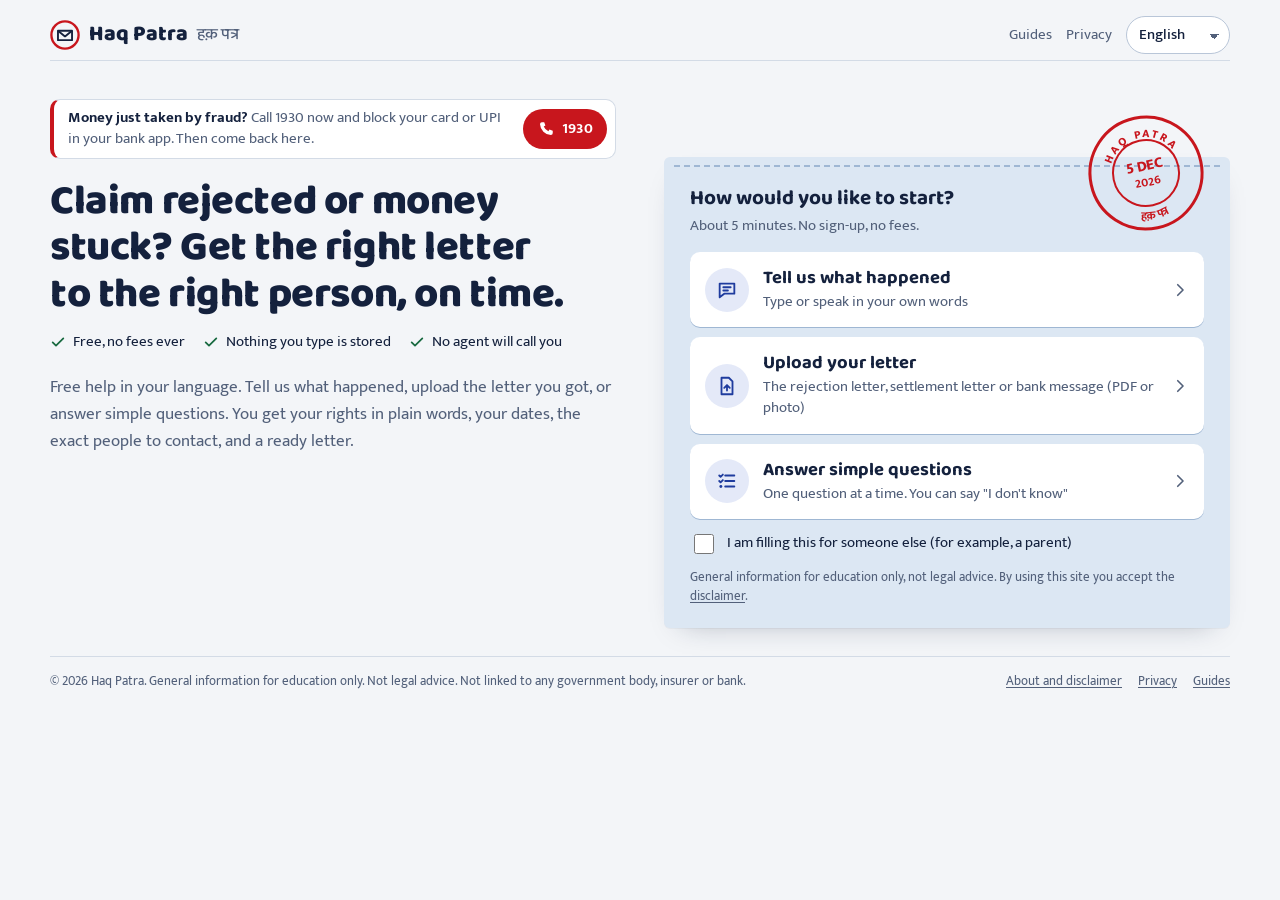
<file: public/index.html>
<!doctype html>
<html lang="en">
<head>
<meta charset="utf-8">
<meta name="viewport" content="width=device-width, initial-scale=1, viewport-fit=cover">
<title>Haq Patra</title>
<meta name="claude:viewport-fit-sides" content="cover">
<meta name="description" content="Free help in 8 Indian languages for a rejected health insurance claim or a bank, UPI or fraud problem: your rights, your deadlines, the exact officer to contact, and a ready complaint letter in English or Hindi.">
<!--HEAD_EXTRA-->
<link rel="canonical" href="https://haqpatra.pages.dev/">
<meta property="og:title" content="Haq Patra">
<meta property="og:description" content="Free help in 8 Indian languages for a rejected health insurance claim or a bank problem: your rights, deadlines, the right officer and a ready letter.">
<meta property="og:url" content="https://haqpatra.pages.dev/">
<meta property="og:type" content="website">
<!--/HEAD_EXTRA-->














<link rel="preconnect" href="https://fonts.googleapis.com"><link rel="preconnect" href="https://fonts.gstatic.com" crossorigin>
<link rel="stylesheet" href="https://fonts.googleapis.com/css2?family=Baloo+2:wght@500;700;800&family=Mukta:wght@400;500;700&family=Tiro+Devanagari+Hindi&display=swap">
<link rel="stylesheet" href="assets/app.css?v=914f666f">
</head>
<body>
<div class="wrap">
  <div class="topbar">
    <a class="brand" href="./"><svg class="mark" viewBox="0 0 32 32" aria-hidden="true"><circle cx="16" cy="16" r="14.5" fill="none" stroke="#C8161D" stroke-width="2.5"/><path d="M8.5 11.5h15v10h-15z" fill="none" stroke="currentColor" stroke-width="2" stroke-linejoin="round"/><path d="M8.5 11.5l7.5 6 7.5-6" fill="none" stroke="currentColor" stroke-width="2" stroke-linejoin="round"/></svg>Haq Patra<small>हक़ पत्र</small></a>
    <nav aria-label="Site">
      <a href="guides/">Guides</a>
      <a href="privacy.html">Privacy</a>
      <label class="sr" for="langSel">Language</label>
      <select id="langSel"><option value="en">English</option><option value="hi">हिंदी</option></select>
    </nav>
  </div>
  <main id="app" aria-live="polite">
    <noscript><p>Haq Patra needs JavaScript to build your letter. Please turn it on, or read our <a href="guides/">guides</a>.</p></noscript>
  </main>
  <aside class="ad-slot" hidden aria-label="Advertisement"></aside>
  <footer class="fine">
    <p>&copy; 2026 Haq Patra. <span data-i18n="footer_line">General information for education only. Not legal advice. Not linked to any government body, insurer or bank.</span></p>
    <nav aria-label="Footer"><a href="about.html" data-i18n="about_link">About and disclaimer</a><a href="privacy.html">Privacy</a><a href="guides/">Guides</a><span data-contact hidden><span class="contact-email"></span></span></nav>
  </footer>
</div>
<script src="assets/contacts.js?v=4720401f"></script>
<script src="assets/rules.js?v=6cde41a5"></script>
<script src="assets/i18n.js?v=97dfc2e2"></script>
<script src="assets/intake.js?v=a868d04a"></script>
<script src="assets/app.js?v=028b34a5"></script>
<script src="assets/site.js?v=a1b9fe0f" defer></script>
</body>
</html>
</file>
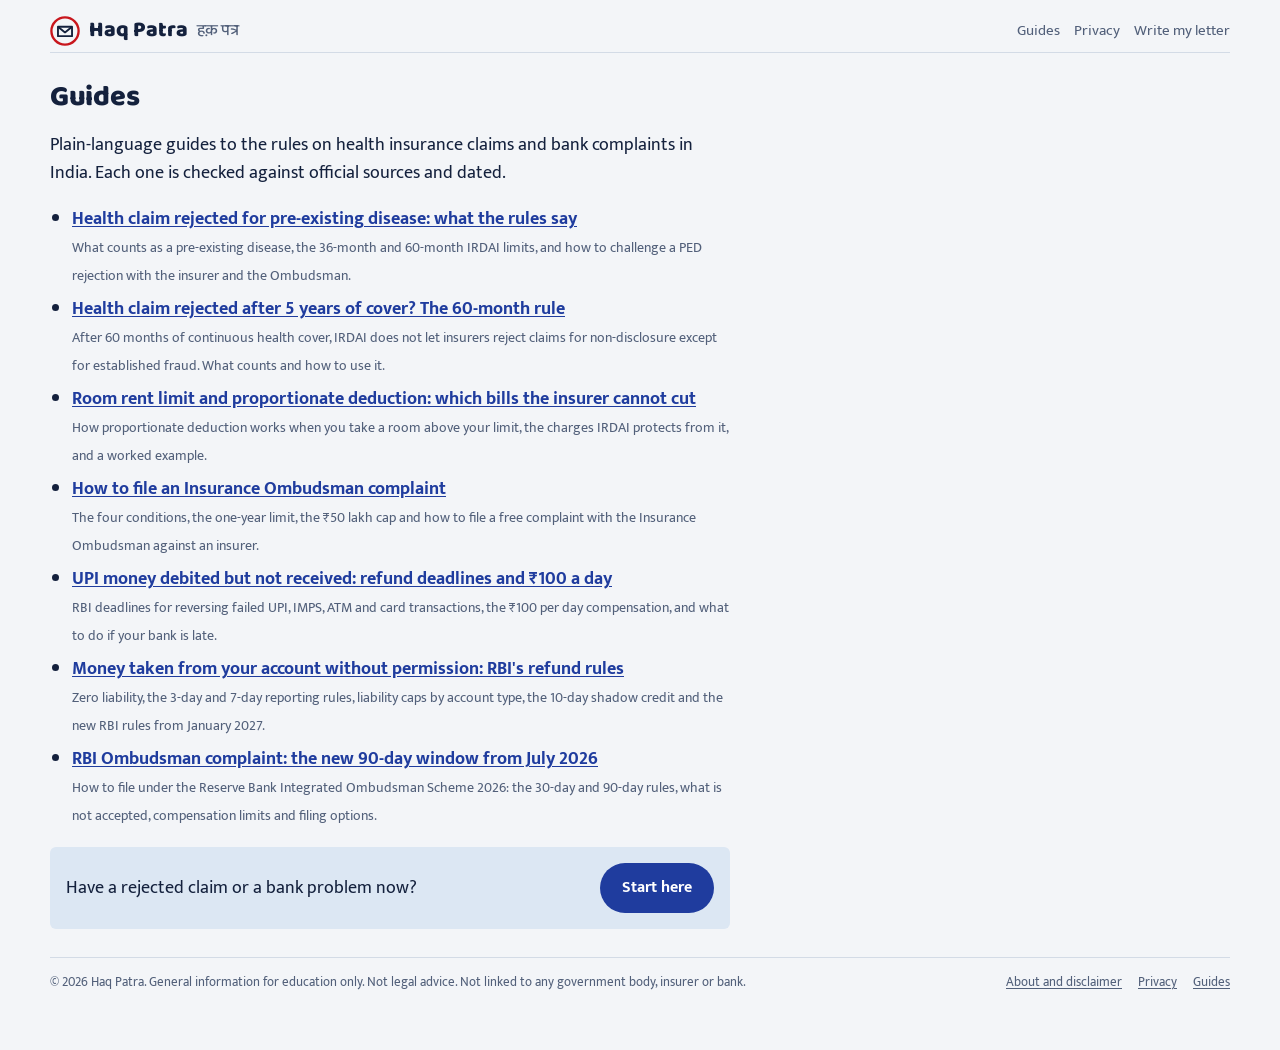
<file: public/guides/index.html>
<!doctype html>
<html lang="en">
<head>
<meta charset="utf-8">
<meta name="viewport" content="width=device-width, initial-scale=1, viewport-fit=cover">
<title>Haq Patra Guides</title>
<meta name="claude:viewport-fit-sides" content="cover">
<meta name="description" content="Plain-language guides to health insurance claim rejections, the Insurance Ombudsman, failed UPI payments, fraud debits and the RBI Ombudsman in India.">
<link rel="canonical" href="https://haqpatra.pages.dev/guides/">
<meta property="og:title" content="Haq Patra Guides">
<meta property="og:description" content="Plain-language guides to health insurance claim rejections, the Insurance Ombudsman, failed UPI payments, fraud debits and the RBI Ombudsman in India.">
<meta property="og:type" content="article">
<meta property="og:url" content="https://haqpatra.pages.dev/guides/">
<link rel="preconnect" href="https://fonts.googleapis.com"><link rel="preconnect" href="https://fonts.gstatic.com" crossorigin>
<link rel="stylesheet" href="https://fonts.googleapis.com/css2?family=Baloo+2:wght@500;700;800&family=Mukta:wght@400;500;700&family=Tiro+Devanagari+Hindi&display=swap">
<link rel="stylesheet" href="../assets/app.css?v=914f666f">
<style>
.g{display:flex;flex-direction:column;gap:18px;max-width:68ch}
.g h1{font-size:1.8rem}
.g h2{font-size:1.3rem;margin-top:8px}
.g ul,.g ol{margin:0;padding-left:22px;display:grid;gap:6px}
.g .answer{background:var(--sheet);border:1px solid var(--line);border-left:4px solid var(--stamp);border-radius:8px;padding:14px 16px;display:grid;gap:6px}
.g .cta{background:var(--inland);border-radius:6px;padding:16px;display:flex;flex-wrap:wrap;gap:12px;align-items:center;justify-content:space-between}
.g blockquote{margin:0;padding:10px 16px;border-left:3px solid var(--line);color:var(--muted)}
.g .tablewrap{overflow-x:auto}
.g table{border-collapse:collapse;width:100%;font-size:.95rem;background:var(--sheet)}
.g th,.g td{border:1px solid var(--line);padding:8px 10px;text-align:left;vertical-align:top}
.g .num td:nth-child(n+2),.g .num th:nth-child(n+2){font-variant-numeric:tabular-nums;white-space:nowrap}
.g .note{font-size:.92rem}
.g .hi{background:var(--sheet);border:1px solid var(--line);border-radius:10px;padding:14px 16px;display:grid;gap:6px}
.g .stampline{font-size:.85rem;color:var(--muted)}
.g .crumbs{font-size:.9rem;color:var(--muted)}
.g .sources ol{font-size:.88rem}
</style>
</head>
<body>
<div class="wrap">
  <div class="topbar">
    <a class="brand" href="../"><svg class="mark" viewBox="0 0 32 32" aria-hidden="true"><circle cx="16" cy="16" r="14.5" fill="none" stroke="#C8161D" stroke-width="2.5"/><path d="M8.5 11.5h15v10h-15z" fill="none" stroke="currentColor" stroke-width="2" stroke-linejoin="round"/><path d="M8.5 11.5l7.5 6 7.5-6" fill="none" stroke="currentColor" stroke-width="2" stroke-linejoin="round"/></svg>Haq Patra<small>हक़ पत्र</small></a>
    <nav aria-label="Site"><a href="../guides/">Guides</a><a href="../privacy.html">Privacy</a><a href="../">Write my letter</a></nav>
  </div>
  <main class="g">
    <h1>Guides</h1>
    <p>Plain-language guides to the rules on health insurance claims and bank complaints in India. Each one is checked against official sources and dated.</p>
    <ul><li><a href="pre-existing-disease-claim-rejected.html"><b>Health claim rejected for pre-existing disease: what the rules say</b></a><br><span class="muted small">What counts as a pre-existing disease, the 36-month and 60-month IRDAI limits, and how to challenge a PED rejection with the insurer and the Ombudsman.</span></li><li><a href="claim-rejected-after-5-years.html"><b>Health claim rejected after 5 years of cover? The 60-month rule</b></a><br><span class="muted small">After 60 months of continuous health cover, IRDAI does not let insurers reject claims for non-disclosure except for established fraud. What counts and how to use it.</span></li><li><a href="room-rent-proportionate-deduction.html"><b>Room rent limit and proportionate deduction: which bills the insurer cannot cut</b></a><br><span class="muted small">How proportionate deduction works when you take a room above your limit, the charges IRDAI protects from it, and a worked example.</span></li><li><a href="insurance-ombudsman-complaint.html"><b>How to file an Insurance Ombudsman complaint</b></a><br><span class="muted small">The four conditions, the one-year limit, the ₹50 lakh cap and how to file a free complaint with the Insurance Ombudsman against an insurer.</span></li><li><a href="upi-money-debited-not-credited.html"><b>UPI money debited but not received: refund deadlines and ₹100 a day</b></a><br><span class="muted small">RBI deadlines for reversing failed UPI, IMPS, ATM and card transactions, the ₹100 per day compensation, and what to do if your bank is late.</span></li><li><a href="unauthorised-transaction-refund.html"><b>Money taken from your account without permission: RBI&#x27;s refund rules</b></a><br><span class="muted small">Zero liability, the 3-day and 7-day reporting rules, liability caps by account type, the 10-day shadow credit and the new RBI rules from January 2027.</span></li><li><a href="rbi-ombudsman-complaint.html"><b>RBI Ombudsman complaint: the new 90-day window from July 2026</b></a><br><span class="muted small">How to file under the Reserve Bank Integrated Ombudsman Scheme 2026: the 30-day and 90-day rules, what is not accepted, compensation limits and filing options.</span></li></ul>
    <div class="cta"><p>Have a rejected claim or a bank problem now?</p><a class="btn" href="../index.html">Start here</a></div>
  </main>
  <footer class="fine">
    <p>&copy; 2026 Haq Patra. General information for education only. Not legal advice. Not linked to any government body, insurer or bank.</p>
    <nav aria-label="Footer"><a href="../about.html">About and disclaimer</a><a href="../privacy.html">Privacy</a><a href="../guides/">Guides</a><span data-contact hidden><span class="contact-email"></span></span></nav>
  </footer>
</div>
<script src="../assets/site.js?v=a1b9fe0f" defer></script>
</body>
</html>
</file>
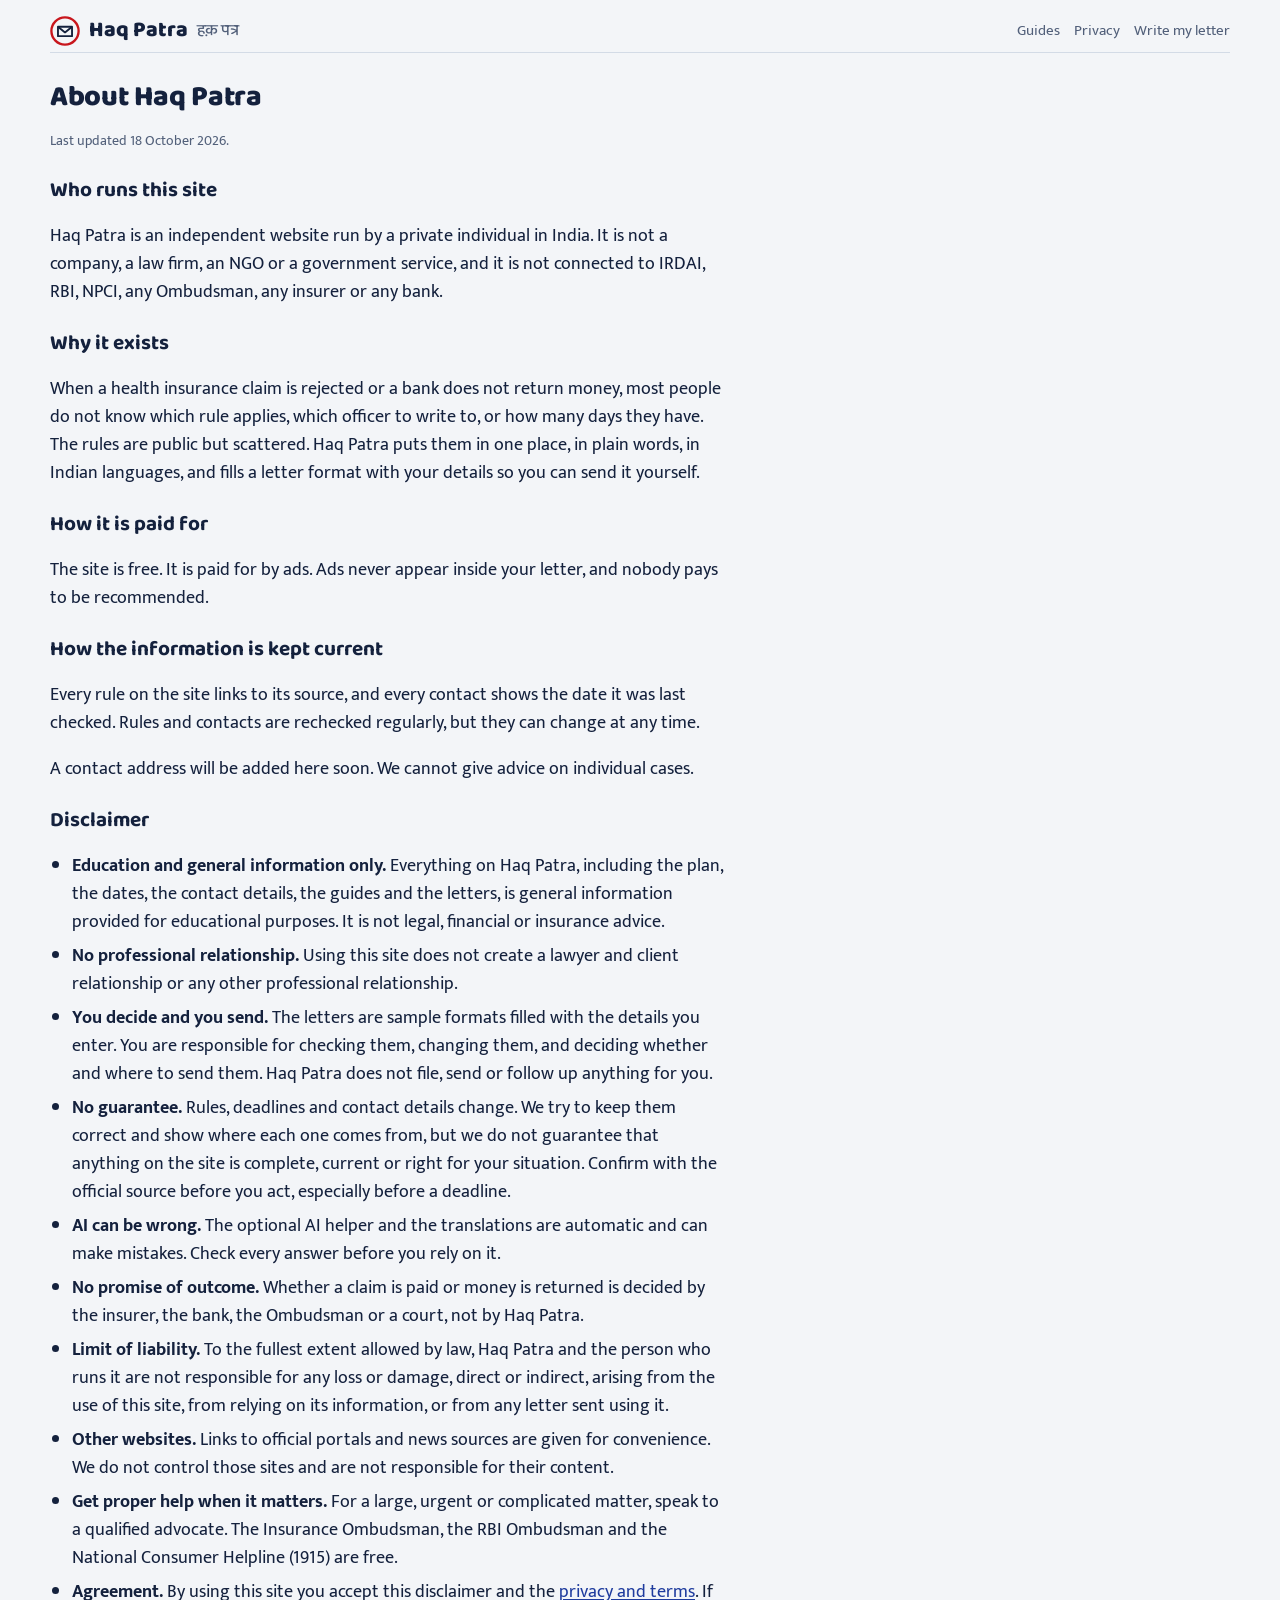
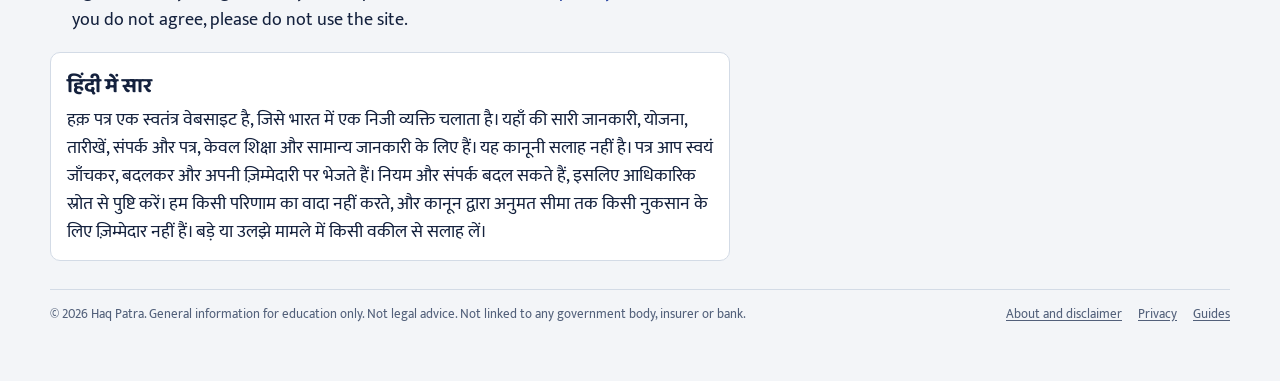
<file: public/about.html>
<!doctype html>
<html lang="en">
<head>
<meta charset="utf-8">
<meta name="viewport" content="width=device-width, initial-scale=1, viewport-fit=cover">
<title>About and disclaimer | Haq Patra</title>
<meta name="claude:viewport-fit-sides" content="cover">
<meta name="description" content="Who runs Haq Patra, how it is paid for, and the disclaimer: general information for education only, not legal advice.">
<link rel="canonical" href="https://haqpatra.pages.dev/about.html">
<meta property="og:title" content="About and disclaimer | Haq Patra">
<meta property="og:description" content="Who runs Haq Patra, how it is paid for, and the disclaimer: general information for education only, not legal advice.">
<meta property="og:type" content="article">
<meta property="og:url" content="https://haqpatra.pages.dev/about.html">
<link rel="preconnect" href="https://fonts.googleapis.com"><link rel="preconnect" href="https://fonts.gstatic.com" crossorigin>
<link rel="stylesheet" href="https://fonts.googleapis.com/css2?family=Baloo+2:wght@500;700;800&family=Mukta:wght@400;500;700&family=Tiro+Devanagari+Hindi&display=swap">
<link rel="stylesheet" href="assets/app.css?v=914f666f">
<style>
.g{display:flex;flex-direction:column;gap:18px;max-width:68ch}
.g h1{font-size:1.8rem}
.g h2{font-size:1.3rem;margin-top:8px}
.g ul,.g ol{margin:0;padding-left:22px;display:grid;gap:6px}
.g .answer{background:var(--sheet);border:1px solid var(--line);border-left:4px solid var(--stamp);border-radius:8px;padding:14px 16px;display:grid;gap:6px}
.g .cta{background:var(--inland);border-radius:6px;padding:16px;display:flex;flex-wrap:wrap;gap:12px;align-items:center;justify-content:space-between}
.g blockquote{margin:0;padding:10px 16px;border-left:3px solid var(--line);color:var(--muted)}
.g .tablewrap{overflow-x:auto}
.g table{border-collapse:collapse;width:100%;font-size:.95rem;background:var(--sheet)}
.g th,.g td{border:1px solid var(--line);padding:8px 10px;text-align:left;vertical-align:top}
.g .num td:nth-child(n+2),.g .num th:nth-child(n+2){font-variant-numeric:tabular-nums;white-space:nowrap}
.g .note{font-size:.92rem}
.g .hi{background:var(--sheet);border:1px solid var(--line);border-radius:10px;padding:14px 16px;display:grid;gap:6px}
.g .stampline{font-size:.85rem;color:var(--muted)}
.g .crumbs{font-size:.9rem;color:var(--muted)}
.g .sources ol{font-size:.88rem}
</style>
</head>
<body>
<div class="wrap">
  <div class="topbar">
    <a class="brand" href=""><svg class="mark" viewBox="0 0 32 32" aria-hidden="true"><circle cx="16" cy="16" r="14.5" fill="none" stroke="#C8161D" stroke-width="2.5"/><path d="M8.5 11.5h15v10h-15z" fill="none" stroke="currentColor" stroke-width="2" stroke-linejoin="round"/><path d="M8.5 11.5l7.5 6 7.5-6" fill="none" stroke="currentColor" stroke-width="2" stroke-linejoin="round"/></svg>Haq Patra<small>हक़ पत्र</small></a>
    <nav aria-label="Site"><a href="guides/">Guides</a><a href="privacy.html">Privacy</a><a href="">Write my letter</a></nav>
  </div>
  <main class="g">
    <h1>About Haq Patra</h1>
    <p class="stampline">Last updated 18 October 2026.</p>
    <h2>Who runs this site</h2>
    <p>Haq Patra is an independent website run by a private individual in India. It is not a company, a law firm, an NGO or a government service, and it is not connected to IRDAI, RBI, NPCI, any Ombudsman, any insurer or any bank.</p>
    <h2>Why it exists</h2>
    <p>When a health insurance claim is rejected or a bank does not return money, most people do not know which rule applies, which officer to write to, or how many days they have. The rules are public but scattered. Haq Patra puts them in one place, in plain words, in Indian languages, and fills a letter format with your details so you can send it yourself.</p>
    <h2>How it is paid for</h2>
    <p>The site is free. It is paid for by ads. Ads never appear inside your letter, and nobody pays to be recommended.</p>
    <h2>How the information is kept current</h2>
    <p>Every rule on the site links to its source, and every contact shows the date it was last checked. Rules and contacts are rechecked regularly, but they can change at any time.</p>
    <p>A contact address will be added here soon. We cannot give advice on individual cases.</p>
    <h2 id="disclaimer">Disclaimer</h2>
    <ul>
      <li><b>Education and general information only.</b> Everything on Haq Patra, including the plan, the dates, the contact details, the guides and the letters, is general information provided for educational purposes. It is not legal, financial or insurance advice.</li>
      <li><b>No professional relationship.</b> Using this site does not create a lawyer and client relationship or any other professional relationship.</li>
      <li><b>You decide and you send.</b> The letters are sample formats filled with the details you enter. You are responsible for checking them, changing them, and deciding whether and where to send them. Haq Patra does not file, send or follow up anything for you.</li>
      <li><b>No guarantee.</b> Rules, deadlines and contact details change. We try to keep them correct and show where each one comes from, but we do not guarantee that anything on the site is complete, current or right for your situation. Confirm with the official source before you act, especially before a deadline.</li>
      <li><b>AI can be wrong.</b> The optional AI helper and the translations are automatic and can make mistakes. Check every answer before you rely on it.</li>
      <li><b>No promise of outcome.</b> Whether a claim is paid or money is returned is decided by the insurer, the bank, the Ombudsman or a court, not by Haq Patra.</li>
      <li><b>Limit of liability.</b> To the fullest extent allowed by law, Haq Patra and the person who runs it are not responsible for any loss or damage, direct or indirect, arising from the use of this site, from relying on its information, or from any letter sent using it.</li>
      <li><b>Other websites.</b> Links to official portals and news sources are given for convenience. We do not control those sites and are not responsible for their content.</li>
      <li><b>Get proper help when it matters.</b> For a large, urgent or complicated matter, speak to a qualified advocate. The Insurance Ombudsman, the RBI Ombudsman and the National Consumer Helpline (1915) are free.</li>
      <li><b>Agreement.</b> By using this site you accept this disclaimer and the <a href="privacy.html">privacy and terms</a>. If you do not agree, please do not use the site.</li>
    </ul>
    <section class="hi" lang="hi"><h2>हिंदी में सार</h2><p>हक़ पत्र एक स्वतंत्र वेबसाइट है, जिसे भारत में एक निजी व्यक्ति चलाता है। यहाँ की सारी जानकारी, योजना, तारीखें, संपर्क और पत्र, केवल शिक्षा और सामान्य जानकारी के लिए हैं। यह कानूनी सलाह नहीं है। पत्र आप स्वयं जाँचकर, बदलकर और अपनी ज़िम्मेदारी पर भेजते हैं। नियम और संपर्क बदल सकते हैं, इसलिए आधिकारिक स्रोत से पुष्टि करें। हम किसी परिणाम का वादा नहीं करते, और कानून द्वारा अनुमत सीमा तक किसी नुकसान के लिए ज़िम्मेदार नहीं हैं। बड़े या उलझे मामले में किसी वकील से सलाह लें।</p></section>
  </main>
  <footer class="fine">
    <p>&copy; 2026 Haq Patra. General information for education only. Not legal advice. Not linked to any government body, insurer or bank.</p>
    <nav aria-label="Footer"><a href="about.html">About and disclaimer</a><a href="privacy.html">Privacy</a><a href="guides/">Guides</a><span data-contact hidden><span class="contact-email"></span></span></nav>
  </footer>
</div>
<script src="assets/site.js?v=a1b9fe0f" defer></script>
</body>
</html>
</file>
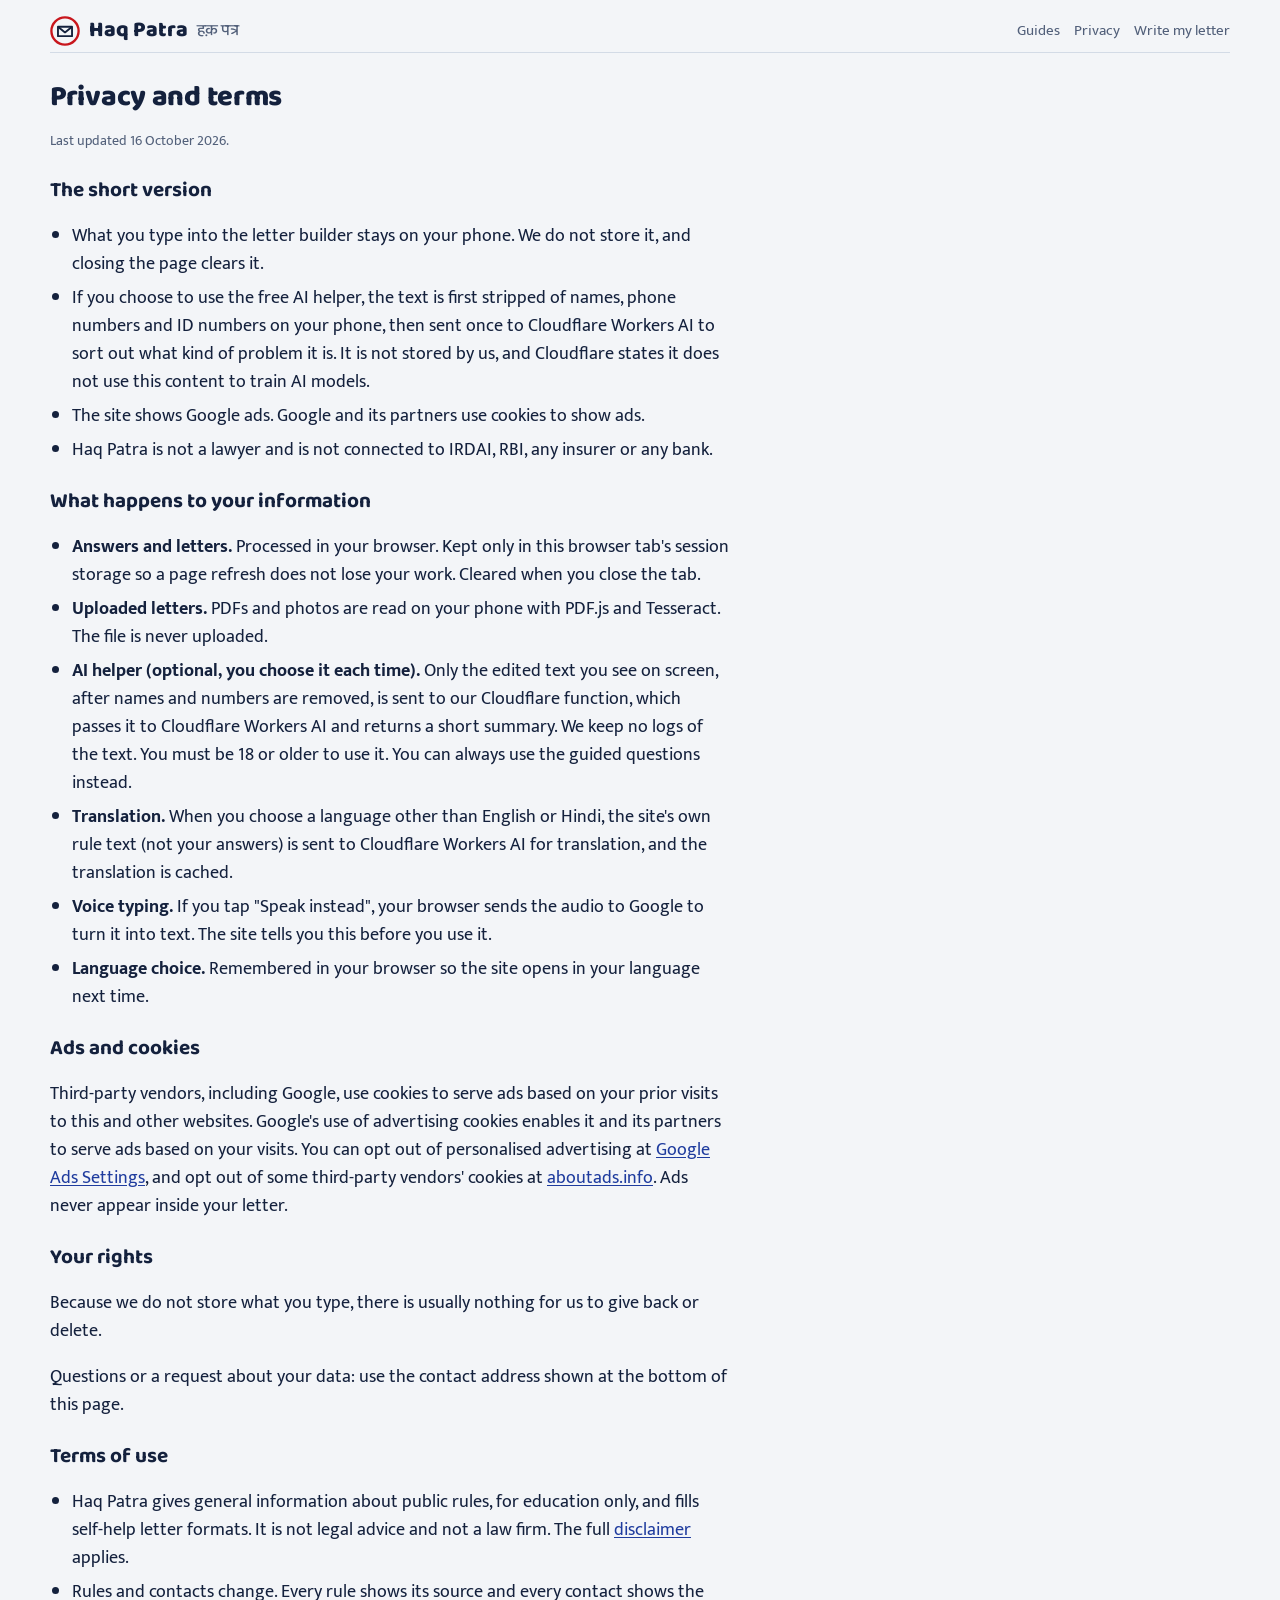
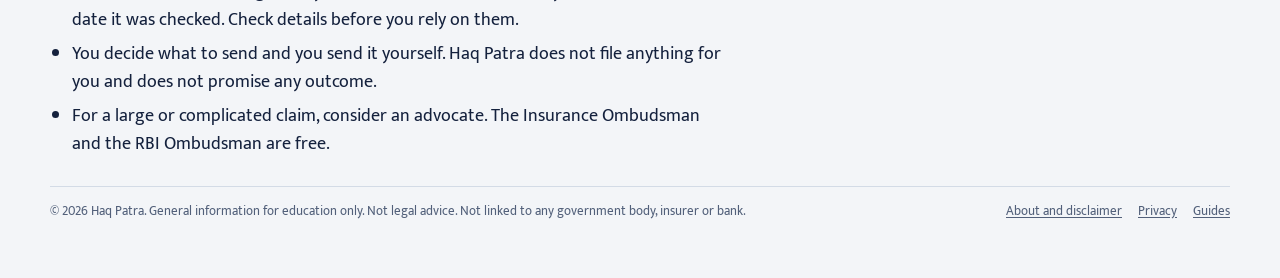
<file: public/privacy.html>
<!doctype html>
<html lang="en">
<head>
<meta charset="utf-8">
<meta name="viewport" content="width=device-width, initial-scale=1, viewport-fit=cover">
<title>Privacy and terms | Haq Patra</title>
<meta name="claude:viewport-fit-sides" content="cover">
<meta name="description" content="How Haq Patra handles your information: on-phone processing, an optional AI helper with names removed, ads and cookies, and terms of use.">
<link rel="canonical" href="https://haqpatra.pages.dev/privacy.html">
<meta property="og:title" content="Privacy and terms | Haq Patra">
<meta property="og:description" content="How Haq Patra handles your information: on-phone processing, an optional AI helper with names removed, ads and cookies, and terms of use.">
<meta property="og:type" content="article">
<meta property="og:url" content="https://haqpatra.pages.dev/privacy.html">
<link rel="preconnect" href="https://fonts.googleapis.com"><link rel="preconnect" href="https://fonts.gstatic.com" crossorigin>
<link rel="stylesheet" href="https://fonts.googleapis.com/css2?family=Baloo+2:wght@500;700;800&family=Mukta:wght@400;500;700&family=Tiro+Devanagari+Hindi&display=swap">
<link rel="stylesheet" href="assets/app.css?v=914f666f">
<style>
.g{display:flex;flex-direction:column;gap:18px;max-width:68ch}
.g h1{font-size:1.8rem}
.g h2{font-size:1.3rem;margin-top:8px}
.g ul,.g ol{margin:0;padding-left:22px;display:grid;gap:6px}
.g .answer{background:var(--sheet);border:1px solid var(--line);border-left:4px solid var(--stamp);border-radius:8px;padding:14px 16px;display:grid;gap:6px}
.g .cta{background:var(--inland);border-radius:6px;padding:16px;display:flex;flex-wrap:wrap;gap:12px;align-items:center;justify-content:space-between}
.g blockquote{margin:0;padding:10px 16px;border-left:3px solid var(--line);color:var(--muted)}
.g .tablewrap{overflow-x:auto}
.g table{border-collapse:collapse;width:100%;font-size:.95rem;background:var(--sheet)}
.g th,.g td{border:1px solid var(--line);padding:8px 10px;text-align:left;vertical-align:top}
.g .num td:nth-child(n+2),.g .num th:nth-child(n+2){font-variant-numeric:tabular-nums;white-space:nowrap}
.g .note{font-size:.92rem}
.g .hi{background:var(--sheet);border:1px solid var(--line);border-radius:10px;padding:14px 16px;display:grid;gap:6px}
.g .stampline{font-size:.85rem;color:var(--muted)}
.g .crumbs{font-size:.9rem;color:var(--muted)}
.g .sources ol{font-size:.88rem}
</style>
</head>
<body>
<div class="wrap">
  <div class="topbar">
    <a class="brand" href=""><svg class="mark" viewBox="0 0 32 32" aria-hidden="true"><circle cx="16" cy="16" r="14.5" fill="none" stroke="#C8161D" stroke-width="2.5"/><path d="M8.5 11.5h15v10h-15z" fill="none" stroke="currentColor" stroke-width="2" stroke-linejoin="round"/><path d="M8.5 11.5l7.5 6 7.5-6" fill="none" stroke="currentColor" stroke-width="2" stroke-linejoin="round"/></svg>Haq Patra<small>हक़ पत्र</small></a>
    <nav aria-label="Site"><a href="guides/">Guides</a><a href="privacy.html">Privacy</a><a href="">Write my letter</a></nav>
  </div>
  <main class="g">
    <h1>Privacy and terms</h1>
    <p class="stampline">Last updated 16 October 2026.</p>
    <h2>The short version</h2>
    <ul>
      <li>What you type into the letter builder stays on your phone. We do not store it, and closing the page clears it.</li>
      <li>If you choose to use the free AI helper, the text is first stripped of names, phone numbers and ID numbers on your phone, then sent once to Cloudflare Workers AI to sort out what kind of problem it is. It is not stored by us, and Cloudflare states it does not use this content to train AI models.</li>
      <li>The site shows Google ads. Google and its partners use cookies to show ads.</li>
      <li>Haq Patra is not a lawyer and is not connected to IRDAI, RBI, any insurer or any bank.</li>
    </ul>
    <h2>What happens to your information</h2>
    <ul>
      <li><b>Answers and letters.</b> Processed in your browser. Kept only in this browser tab's session storage so a page refresh does not lose your work. Cleared when you close the tab.</li>
      <li><b>Uploaded letters.</b> PDFs and photos are read on your phone with PDF.js and Tesseract. The file is never uploaded.</li>
      <li><b>AI helper (optional, you choose it each time).</b> Only the edited text you see on screen, after names and numbers are removed, is sent to our Cloudflare function, which passes it to Cloudflare Workers AI and returns a short summary. We keep no logs of the text. You must be 18 or older to use it. You can always use the guided questions instead.</li>
      <li><b>Translation.</b> When you choose a language other than English or Hindi, the site's own rule text (not your answers) is sent to Cloudflare Workers AI for translation, and the translation is cached.</li>
      <li><b>Voice typing.</b> If you tap "Speak instead", your browser sends the audio to Google to turn it into text. The site tells you this before you use it.</li>
      <li><b>Language choice.</b> Remembered in your browser so the site opens in your language next time.</li>
    </ul>
    <h2>Ads and cookies</h2>
    <p>Third-party vendors, including Google, use cookies to serve ads based on your prior visits to this and other websites. Google's use of advertising cookies enables it and its partners to serve ads based on your visits. You can opt out of personalised advertising at <a href="https://adssettings.google.com" target="_blank" rel="noopener">Google Ads Settings</a>, and opt out of some third-party vendors' cookies at <a href="https://www.aboutads.info/choices/" target="_blank" rel="noopener">aboutads.info</a>. Ads never appear inside your letter.</p>
    <h2>Your rights</h2>
    <p>Because we do not store what you type, there is usually nothing for us to give back or delete. </p>
    <p>Questions or a request about your data: use the contact address shown at the bottom of this page.</p>
    <h2>Terms of use</h2>
    <ul>
      <li>Haq Patra gives general information about public rules, for education only, and fills self-help letter formats. It is not legal advice and not a law firm. The full <a href="about.html#disclaimer">disclaimer</a> applies.</li>
      <li>Rules and contacts change. Every rule shows its source and every contact shows the date it was checked. Check details before you rely on them.</li>
      <li>You decide what to send and you send it yourself. Haq Patra does not file anything for you and does not promise any outcome.</li>
      <li>For a large or complicated claim, consider an advocate. The Insurance Ombudsman and the RBI Ombudsman are free.</li>
    </ul>
  </main>
  <footer class="fine">
    <p>&copy; 2026 Haq Patra. General information for education only. Not legal advice. Not linked to any government body, insurer or bank.</p>
    <nav aria-label="Footer"><a href="about.html">About and disclaimer</a><a href="privacy.html">Privacy</a><a href="guides/">Guides</a><span data-contact hidden><span class="contact-email"></span></span></nav>
  </footer>
</div>
<script src="assets/site.js?v=a1b9fe0f" defer></script>
</body>
</html>
</file>
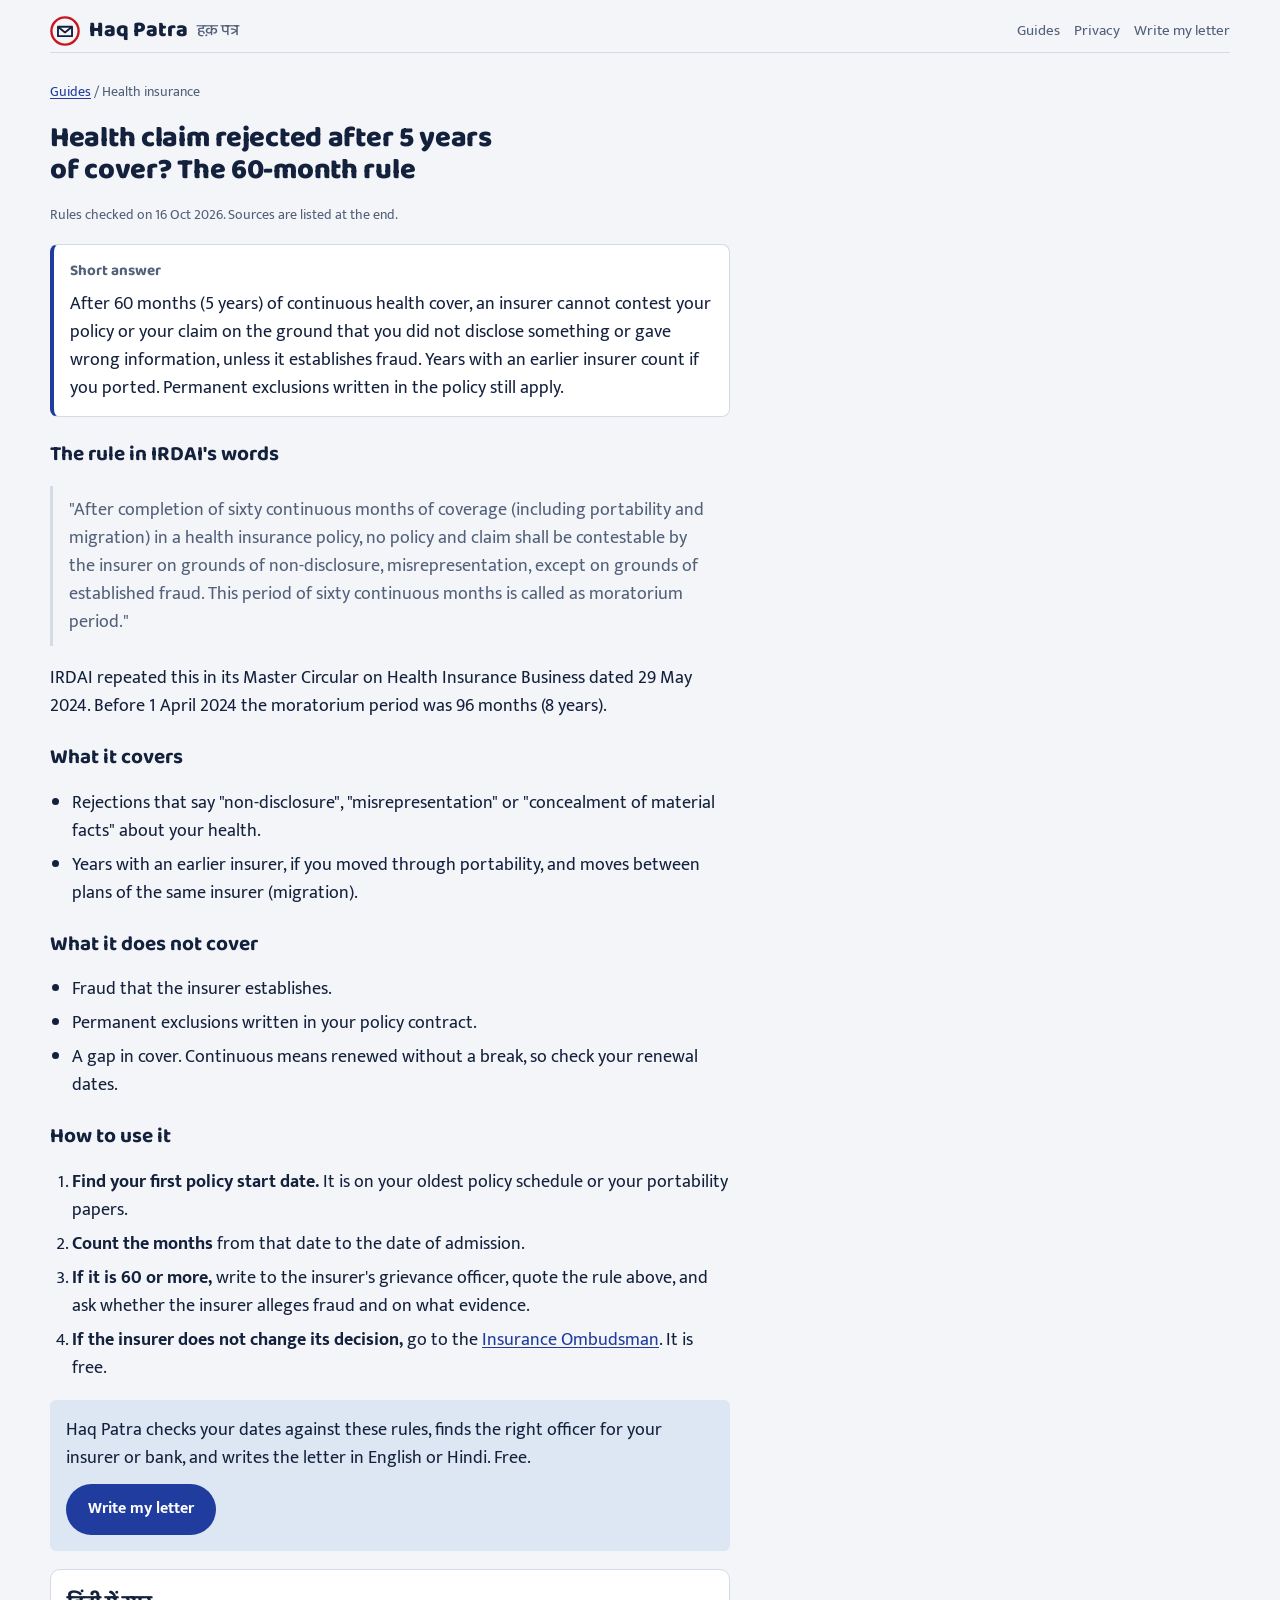
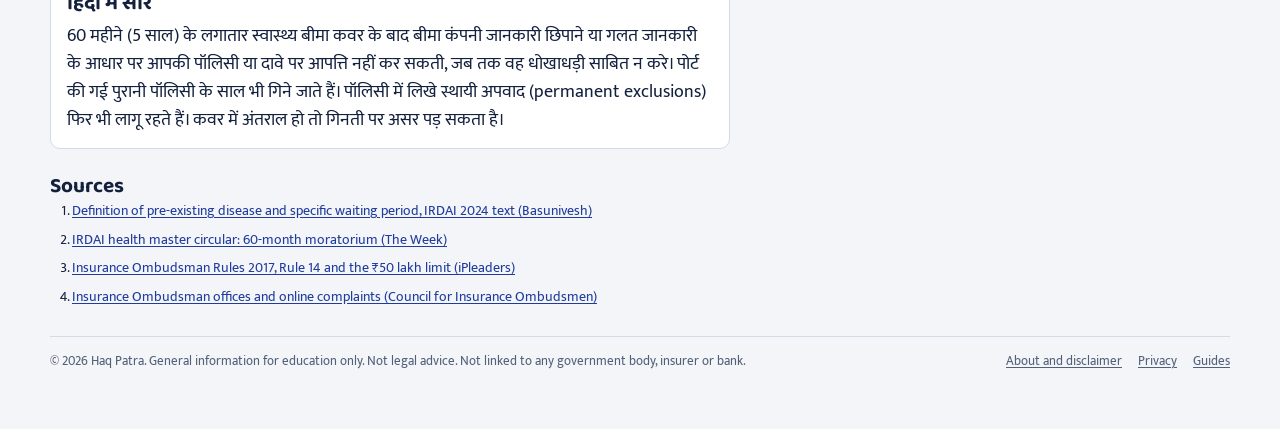
<file: public/guides/claim-rejected-after-5-years.html>
<!doctype html>
<html lang="en">
<head>
<meta charset="utf-8">
<meta name="viewport" content="width=device-width, initial-scale=1, viewport-fit=cover">
<title>The 60-Month Moratorium Rule | Haq Patra</title>
<meta name="claude:viewport-fit-sides" content="cover">
<meta name="description" content="After 60 months of continuous health cover, IRDAI does not let insurers reject claims for non-disclosure except for established fraud. What counts and how to use it.">
<link rel="canonical" href="https://haqpatra.pages.dev/guides/claim-rejected-after-5-years.html">
<meta property="og:title" content="The 60-Month Moratorium Rule | Haq Patra">
<meta property="og:description" content="After 60 months of continuous health cover, IRDAI does not let insurers reject claims for non-disclosure except for established fraud. What counts and how to use it.">
<meta property="og:type" content="article">
<meta property="og:url" content="https://haqpatra.pages.dev/guides/claim-rejected-after-5-years.html">
<link rel="preconnect" href="https://fonts.googleapis.com"><link rel="preconnect" href="https://fonts.gstatic.com" crossorigin>
<link rel="stylesheet" href="https://fonts.googleapis.com/css2?family=Baloo+2:wght@500;700;800&family=Mukta:wght@400;500;700&family=Tiro+Devanagari+Hindi&display=swap">
<link rel="stylesheet" href="../assets/app.css?v=914f666f">
<style>
.g{display:flex;flex-direction:column;gap:18px;max-width:68ch}
.g h1{font-size:1.8rem}
.g h2{font-size:1.3rem;margin-top:8px}
.g ul,.g ol{margin:0;padding-left:22px;display:grid;gap:6px}
.g .answer{background:var(--sheet);border:1px solid var(--line);border-left:4px solid var(--stamp);border-radius:8px;padding:14px 16px;display:grid;gap:6px}
.g .cta{background:var(--inland);border-radius:6px;padding:16px;display:flex;flex-wrap:wrap;gap:12px;align-items:center;justify-content:space-between}
.g blockquote{margin:0;padding:10px 16px;border-left:3px solid var(--line);color:var(--muted)}
.g .tablewrap{overflow-x:auto}
.g table{border-collapse:collapse;width:100%;font-size:.95rem;background:var(--sheet)}
.g th,.g td{border:1px solid var(--line);padding:8px 10px;text-align:left;vertical-align:top}
.g .num td:nth-child(n+2),.g .num th:nth-child(n+2){font-variant-numeric:tabular-nums;white-space:nowrap}
.g .note{font-size:.92rem}
.g .hi{background:var(--sheet);border:1px solid var(--line);border-radius:10px;padding:14px 16px;display:grid;gap:6px}
.g .stampline{font-size:.85rem;color:var(--muted)}
.g .crumbs{font-size:.9rem;color:var(--muted)}
.g .sources ol{font-size:.88rem}
</style>
<script type="application/ld+json">{"@context": "https://schema.org", "@type": "Article", "headline": "Health claim rejected after 5 years of cover? The 60-month rule", "description": "After 60 months of continuous health cover, IRDAI does not let insurers reject claims for non-disclosure except for established fraud. What counts and how to use it.", "dateModified": "2026-10-16", "inLanguage": "en-IN", "publisher": {"@type": "Organization", "name": "Haq Patra"}}</script>
</head>
<body>
<div class="wrap">
  <div class="topbar">
    <a class="brand" href="../"><svg class="mark" viewBox="0 0 32 32" aria-hidden="true"><circle cx="16" cy="16" r="14.5" fill="none" stroke="#C8161D" stroke-width="2.5"/><path d="M8.5 11.5h15v10h-15z" fill="none" stroke="currentColor" stroke-width="2" stroke-linejoin="round"/><path d="M8.5 11.5l7.5 6 7.5-6" fill="none" stroke="currentColor" stroke-width="2" stroke-linejoin="round"/></svg>Haq Patra<small>हक़ पत्र</small></a>
    <nav aria-label="Site"><a href="../guides/">Guides</a><a href="../privacy.html">Privacy</a><a href="../">Write my letter</a></nav>
  </div>
  <main class="g">
    <p class="crumbs"><a href="./">Guides</a> / Health insurance</p>
    <h1>Health claim rejected after 5 years of cover? The 60-month rule</h1>
    <p class="stampline">Rules checked on 16 Oct 2026. Sources are listed at the end.</p>
    <div class="answer"><p class="eyebrow">Short answer</p><p>After 60 months (5 years) of continuous health cover, an insurer cannot contest your policy or your claim on the ground that you did not disclose something or gave wrong information, unless it establishes fraud. Years with an earlier insurer count if you ported. Permanent exclusions written in the policy still apply.</p></div>
    <aside class="ad-slot" hidden aria-label="Advertisement"></aside>
    
<h2>The rule in IRDAI's words</h2>
<blockquote>"After completion of sixty continuous months of coverage (including portability and migration) in a health insurance policy, no policy and claim shall be contestable by the insurer on grounds of non-disclosure, misrepresentation, except on grounds of established fraud. This period of sixty continuous months is called as moratorium period."</blockquote>
<p>IRDAI repeated this in its Master Circular on Health Insurance Business dated 29 May 2024. Before 1 April 2024 the moratorium period was 96 months (8 years).</p>
<h2>What it covers</h2>
<ul>
<li>Rejections that say "non-disclosure", "misrepresentation" or "concealment of material facts" about your health.</li>
<li>Years with an earlier insurer, if you moved through portability, and moves between plans of the same insurer (migration).</li>
</ul>
<h2>What it does not cover</h2>
<ul>
<li>Fraud that the insurer establishes.</li>
<li>Permanent exclusions written in your policy contract.</li>
<li>A gap in cover. Continuous means renewed without a break, so check your renewal dates.</li>
</ul>
<h2>How to use it</h2>
<ol class="steps">
<li><b>Find your first policy start date.</b> It is on your oldest policy schedule or your portability papers.</li>
<li><b>Count the months</b> from that date to the date of admission.</li>
<li><b>If it is 60 or more,</b> write to the insurer's grievance officer, quote the rule above, and ask whether the insurer alleges fraud and on what evidence.</li>
<li><b>If the insurer does not change its decision,</b> go to the <a href="insurance-ombudsman-complaint.html">Insurance Ombudsman</a>. It is free.</li>
</ol>

    <div class="cta"><p>Haq Patra checks your dates against these rules, finds the right officer for your insurer or bank, and writes the letter in English or Hindi. Free.</p><a class="btn" href="../index.html#health">Write my letter</a></div>
    <section class="hi" lang="hi"><h2>हिंदी में सार</h2><p>60 महीने (5 साल) के लगातार स्वास्थ्य बीमा कवर के बाद बीमा कंपनी जानकारी छिपाने या गलत जानकारी के आधार पर आपकी पॉलिसी या दावे पर आपत्ति नहीं कर सकती, जब तक वह धोखाधड़ी साबित न करे। पोर्ट की गई पुरानी पॉलिसी के साल भी गिने जाते हैं। पॉलिसी में लिखे स्थायी अपवाद (permanent exclusions) फिर भी लागू रहते हैं। कवर में अंतराल हो तो गिनती पर असर पड़ सकता है।</p></section>
    <aside class="ad-slot" hidden aria-label="Advertisement"></aside>
    <section class="sources"><h2>Sources</h2><ol><li><a href="https://www.basunivesh.com/latest-changes-in-health-insurance-from-1st-april-2024/amp/" rel="noopener" target="_blank">Definition of pre-existing disease and specific waiting period, IRDAI 2024 text (Basunivesh)</a></li><li><a href="https://www.theweek.in/news/india/2024/05/30/irdai-issues-new-master-circular-to-make-health-insurance-claims-process-more-seamless.amp.html" rel="noopener" target="_blank">IRDAI health master circular: 60-month moratorium (The Week)</a></li><li><a href="https://blog.ipleaders.in/?p=130171" rel="noopener" target="_blank">Insurance Ombudsman Rules 2017, Rule 14 and the ₹50 lakh limit (iPleaders)</a></li><li><a href="https://www.cioins.co.in/ombudsman" rel="noopener" target="_blank">Insurance Ombudsman offices and online complaints (Council for Insurance Ombudsmen)</a></li></ol></section>
  </main>
  <footer class="fine">
    <p>&copy; 2026 Haq Patra. General information for education only. Not legal advice. Not linked to any government body, insurer or bank.</p>
    <nav aria-label="Footer"><a href="../about.html">About and disclaimer</a><a href="../privacy.html">Privacy</a><a href="../guides/">Guides</a><span data-contact hidden><span class="contact-email"></span></span></nav>
  </footer>
</div>
<script src="../assets/site.js?v=a1b9fe0f" defer></script>
</body>
</html>
</file>
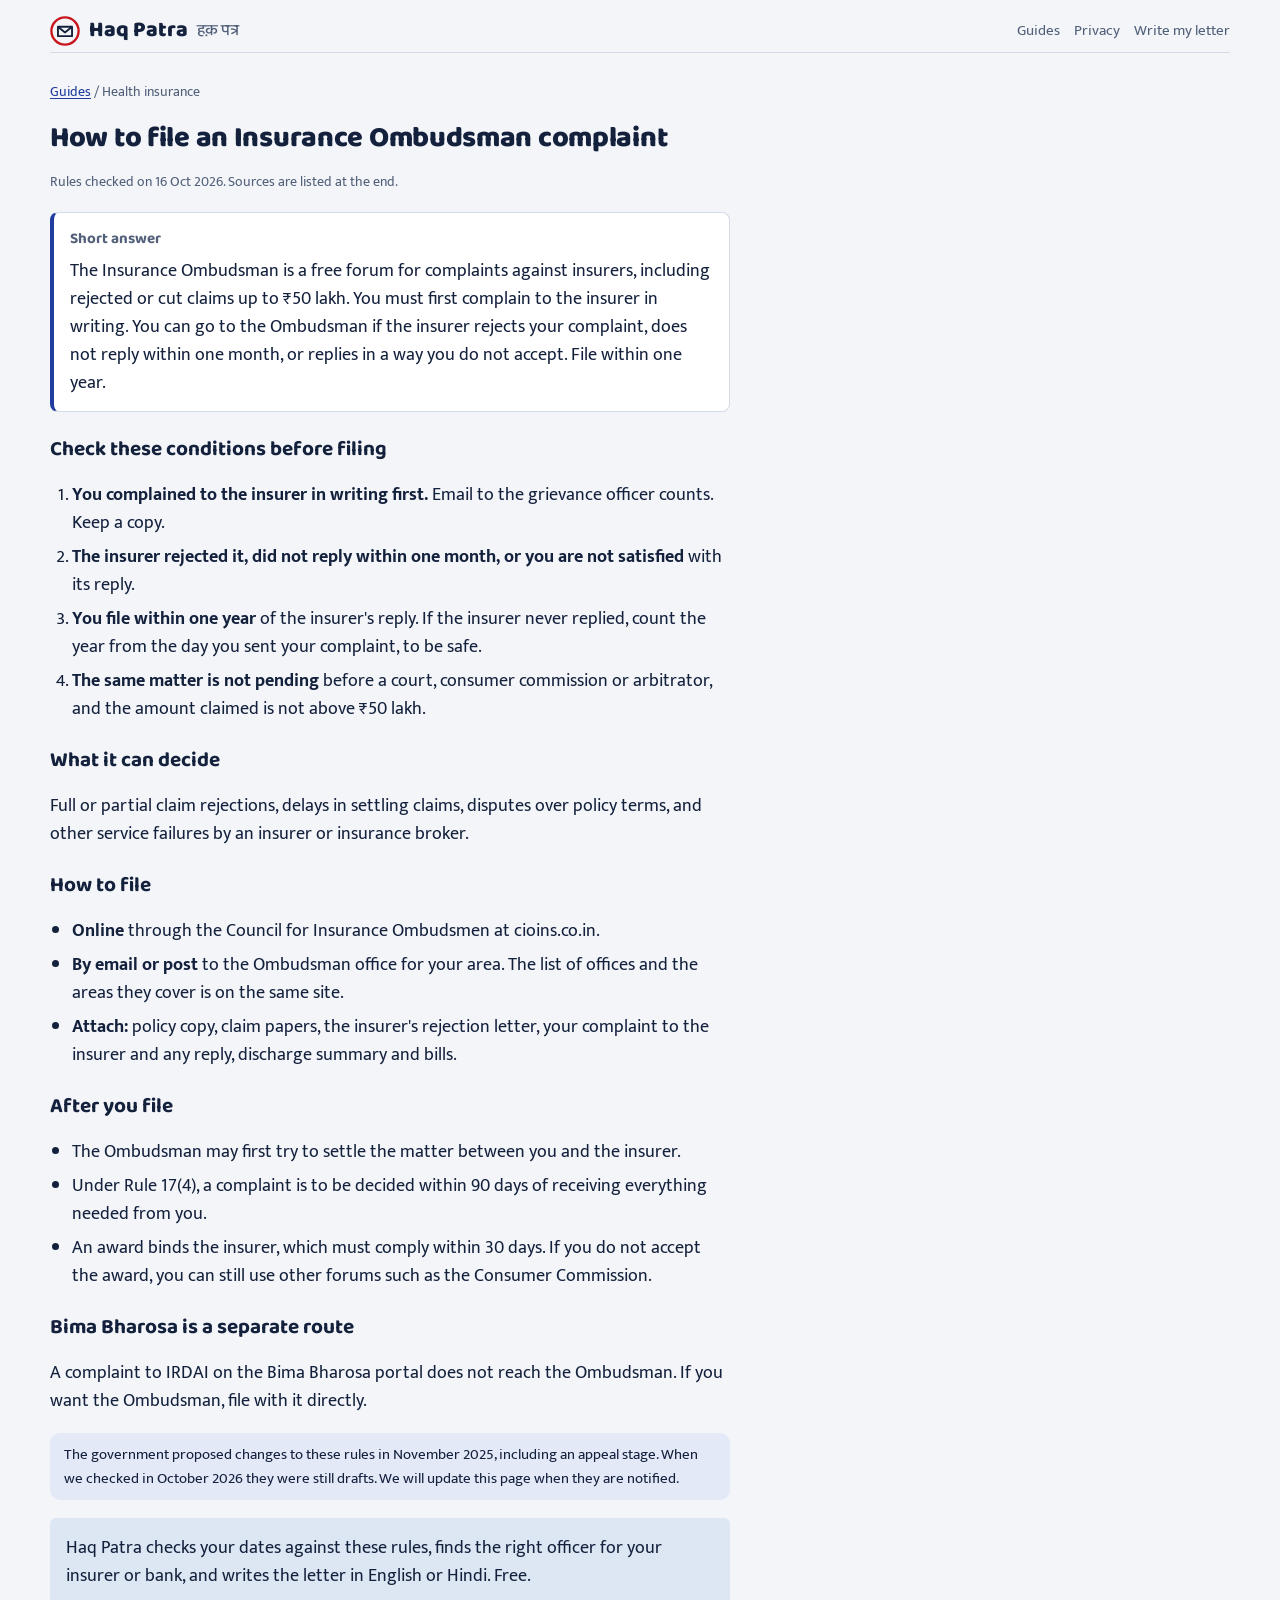
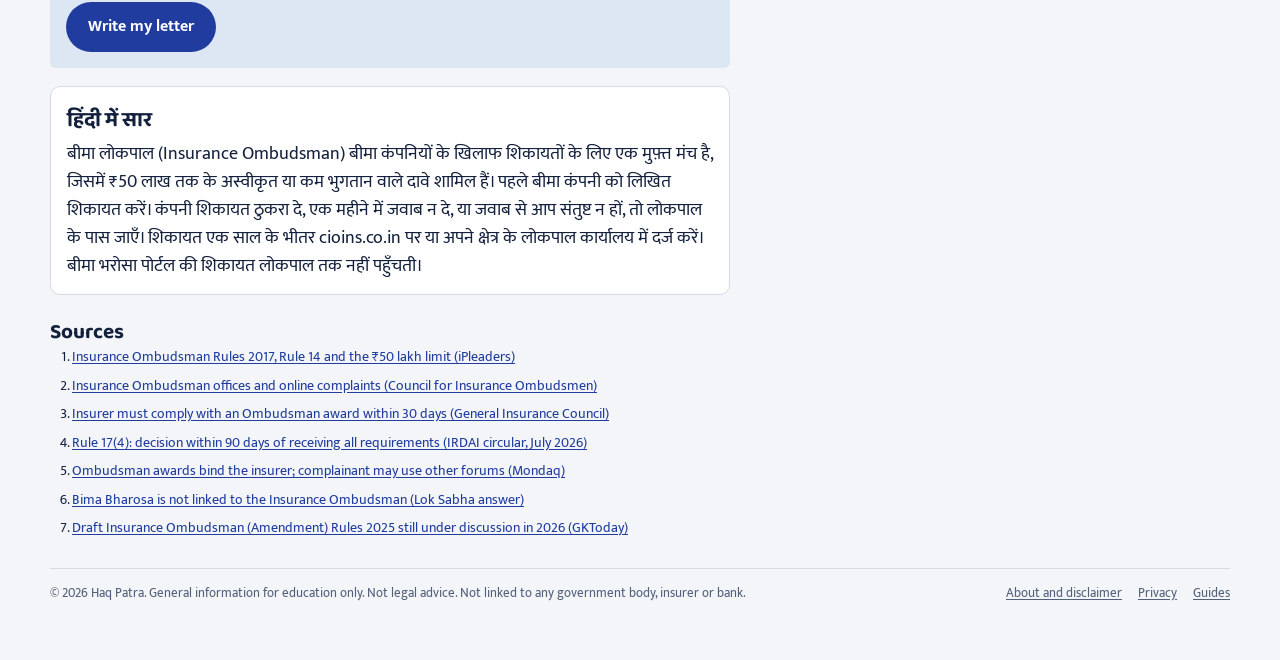
<file: public/guides/insurance-ombudsman-complaint.html>
<!doctype html>
<html lang="en">
<head>
<meta charset="utf-8">
<meta name="viewport" content="width=device-width, initial-scale=1, viewport-fit=cover">
<title>Insurance Ombudsman Complaint | Haq Patra</title>
<meta name="claude:viewport-fit-sides" content="cover">
<meta name="description" content="The four conditions, the one-year limit, the ₹50 lakh cap and how to file a free complaint with the Insurance Ombudsman against an insurer.">
<link rel="canonical" href="https://haqpatra.pages.dev/guides/insurance-ombudsman-complaint.html">
<meta property="og:title" content="Insurance Ombudsman Complaint | Haq Patra">
<meta property="og:description" content="The four conditions, the one-year limit, the ₹50 lakh cap and how to file a free complaint with the Insurance Ombudsman against an insurer.">
<meta property="og:type" content="article">
<meta property="og:url" content="https://haqpatra.pages.dev/guides/insurance-ombudsman-complaint.html">
<link rel="preconnect" href="https://fonts.googleapis.com"><link rel="preconnect" href="https://fonts.gstatic.com" crossorigin>
<link rel="stylesheet" href="https://fonts.googleapis.com/css2?family=Baloo+2:wght@500;700;800&family=Mukta:wght@400;500;700&family=Tiro+Devanagari+Hindi&display=swap">
<link rel="stylesheet" href="../assets/app.css?v=914f666f">
<style>
.g{display:flex;flex-direction:column;gap:18px;max-width:68ch}
.g h1{font-size:1.8rem}
.g h2{font-size:1.3rem;margin-top:8px}
.g ul,.g ol{margin:0;padding-left:22px;display:grid;gap:6px}
.g .answer{background:var(--sheet);border:1px solid var(--line);border-left:4px solid var(--stamp);border-radius:8px;padding:14px 16px;display:grid;gap:6px}
.g .cta{background:var(--inland);border-radius:6px;padding:16px;display:flex;flex-wrap:wrap;gap:12px;align-items:center;justify-content:space-between}
.g blockquote{margin:0;padding:10px 16px;border-left:3px solid var(--line);color:var(--muted)}
.g .tablewrap{overflow-x:auto}
.g table{border-collapse:collapse;width:100%;font-size:.95rem;background:var(--sheet)}
.g th,.g td{border:1px solid var(--line);padding:8px 10px;text-align:left;vertical-align:top}
.g .num td:nth-child(n+2),.g .num th:nth-child(n+2){font-variant-numeric:tabular-nums;white-space:nowrap}
.g .note{font-size:.92rem}
.g .hi{background:var(--sheet);border:1px solid var(--line);border-radius:10px;padding:14px 16px;display:grid;gap:6px}
.g .stampline{font-size:.85rem;color:var(--muted)}
.g .crumbs{font-size:.9rem;color:var(--muted)}
.g .sources ol{font-size:.88rem}
</style>
<script type="application/ld+json">{"@context": "https://schema.org", "@type": "Article", "headline": "How to file an Insurance Ombudsman complaint", "description": "The four conditions, the one-year limit, the ₹50 lakh cap and how to file a free complaint with the Insurance Ombudsman against an insurer.", "dateModified": "2026-10-16", "inLanguage": "en-IN", "publisher": {"@type": "Organization", "name": "Haq Patra"}}</script>
</head>
<body>
<div class="wrap">
  <div class="topbar">
    <a class="brand" href="../"><svg class="mark" viewBox="0 0 32 32" aria-hidden="true"><circle cx="16" cy="16" r="14.5" fill="none" stroke="#C8161D" stroke-width="2.5"/><path d="M8.5 11.5h15v10h-15z" fill="none" stroke="currentColor" stroke-width="2" stroke-linejoin="round"/><path d="M8.5 11.5l7.5 6 7.5-6" fill="none" stroke="currentColor" stroke-width="2" stroke-linejoin="round"/></svg>Haq Patra<small>हक़ पत्र</small></a>
    <nav aria-label="Site"><a href="../guides/">Guides</a><a href="../privacy.html">Privacy</a><a href="../">Write my letter</a></nav>
  </div>
  <main class="g">
    <p class="crumbs"><a href="./">Guides</a> / Health insurance</p>
    <h1>How to file an Insurance Ombudsman complaint</h1>
    <p class="stampline">Rules checked on 16 Oct 2026. Sources are listed at the end.</p>
    <div class="answer"><p class="eyebrow">Short answer</p><p>The Insurance Ombudsman is a free forum for complaints against insurers, including rejected or cut claims up to ₹50 lakh. You must first complain to the insurer in writing. You can go to the Ombudsman if the insurer rejects your complaint, does not reply within one month, or replies in a way you do not accept. File within one year.</p></div>
    <aside class="ad-slot" hidden aria-label="Advertisement"></aside>
    
<h2>Check these conditions before filing</h2>
<ol>
<li><b>You complained to the insurer in writing first.</b> Email to the grievance officer counts. Keep a copy.</li>
<li><b>The insurer rejected it, did not reply within one month, or you are not satisfied</b> with its reply.</li>
<li><b>You file within one year</b> of the insurer's reply. If the insurer never replied, count the year from the day you sent your complaint, to be safe.</li>
<li><b>The same matter is not pending</b> before a court, consumer commission or arbitrator, and the amount claimed is not above ₹50 lakh.</li>
</ol>
<h2>What it can decide</h2>
<p>Full or partial claim rejections, delays in settling claims, disputes over policy terms, and other service failures by an insurer or insurance broker.</p>
<h2>How to file</h2>
<ul>
<li><b>Online</b> through the Council for Insurance Ombudsmen at cioins.co.in.</li>
<li><b>By email or post</b> to the Ombudsman office for your area. The list of offices and the areas they cover is on the same site.</li>
<li><b>Attach:</b> policy copy, claim papers, the insurer's rejection letter, your complaint to the insurer and any reply, discharge summary and bills.</li>
</ul>
<h2>After you file</h2>
<ul>
<li>The Ombudsman may first try to settle the matter between you and the insurer.</li>
<li>Under Rule 17(4), a complaint is to be decided within 90 days of receiving everything needed from you.</li>
<li>An award binds the insurer, which must comply within 30 days. If you do not accept the award, you can still use other forums such as the Consumer Commission.</li>
</ul>
<h2>Bima Bharosa is a separate route</h2>
<p>A complaint to IRDAI on the Bima Bharosa portal does not reach the Ombudsman. If you want the Ombudsman, file with it directly.</p>
<p class="note">The government proposed changes to these rules in November 2025, including an appeal stage. When we checked in October 2026 they were still drafts. We will update this page when they are notified.</p>

    <div class="cta"><p>Haq Patra checks your dates against these rules, finds the right officer for your insurer or bank, and writes the letter in English or Hindi. Free.</p><a class="btn" href="../index.html#health">Write my letter</a></div>
    <section class="hi" lang="hi"><h2>हिंदी में सार</h2><p>बीमा लोकपाल (Insurance Ombudsman) बीमा कंपनियों के खिलाफ शिकायतों के लिए एक मुफ़्त मंच है, जिसमें ₹50 लाख तक के अस्वीकृत या कम भुगतान वाले दावे शामिल हैं। पहले बीमा कंपनी को लिखित शिकायत करें। कंपनी शिकायत ठुकरा दे, एक महीने में जवाब न दे, या जवाब से आप संतुष्ट न हों, तो लोकपाल के पास जाएँ। शिकायत एक साल के भीतर cioins.co.in पर या अपने क्षेत्र के लोकपाल कार्यालय में दर्ज करें। बीमा भरोसा पोर्टल की शिकायत लोकपाल तक नहीं पहुँचती।</p></section>
    <aside class="ad-slot" hidden aria-label="Advertisement"></aside>
    <section class="sources"><h2>Sources</h2><ol><li><a href="https://blog.ipleaders.in/?p=130171" rel="noopener" target="_blank">Insurance Ombudsman Rules 2017, Rule 14 and the ₹50 lakh limit (iPleaders)</a></li><li><a href="https://www.cioins.co.in/ombudsman" rel="noopener" target="_blank">Insurance Ombudsman offices and online complaints (Council for Insurance Ombudsmen)</a></li><li><a href="https://www.gicouncil.in/insurance-education/complaint-channels/complaints-and-grievances/" rel="noopener" target="_blank">Insurer must comply with an Ombudsman award within 30 days (General Insurance Council)</a></li><li><a href="https://thetaxcorp.in/article/irdai-mandates-strict-timelines-for-insurers-on-scns-and-documents-before" rel="noopener" target="_blank">Rule 17(4): decision within 90 days of receiving all requirements (IRDAI circular, July 2026)</a></li><li><a href="https://www.mondaq.com/india/insurance-laws-and-products/1713538/draft-insurance-ombudsman-amendment-rules-2025-a-shift-from-conciliation-to-adjudication" rel="noopener" target="_blank">Ombudsman awards bind the insurer; complainant may use other forums (Mondaq)</a></li><li><a href="https://eparlib.sansad.in/bitstream/123456789/3015516/1/AS20_AaaDVE.pdf" rel="noopener" target="_blank">Bima Bharosa is not linked to the Insurance Ombudsman (Lok Sabha answer)</a></li><li><a href="https://www.gktoday.in/government-amends-insurance-ombudsman-rules/" rel="noopener" target="_blank">Draft Insurance Ombudsman (Amendment) Rules 2025 still under discussion in 2026 (GKToday)</a></li></ol></section>
  </main>
  <footer class="fine">
    <p>&copy; 2026 Haq Patra. General information for education only. Not legal advice. Not linked to any government body, insurer or bank.</p>
    <nav aria-label="Footer"><a href="../about.html">About and disclaimer</a><a href="../privacy.html">Privacy</a><a href="../guides/">Guides</a><span data-contact hidden><span class="contact-email"></span></span></nav>
  </footer>
</div>
<script src="../assets/site.js?v=a1b9fe0f" defer></script>
</body>
</html>
</file>
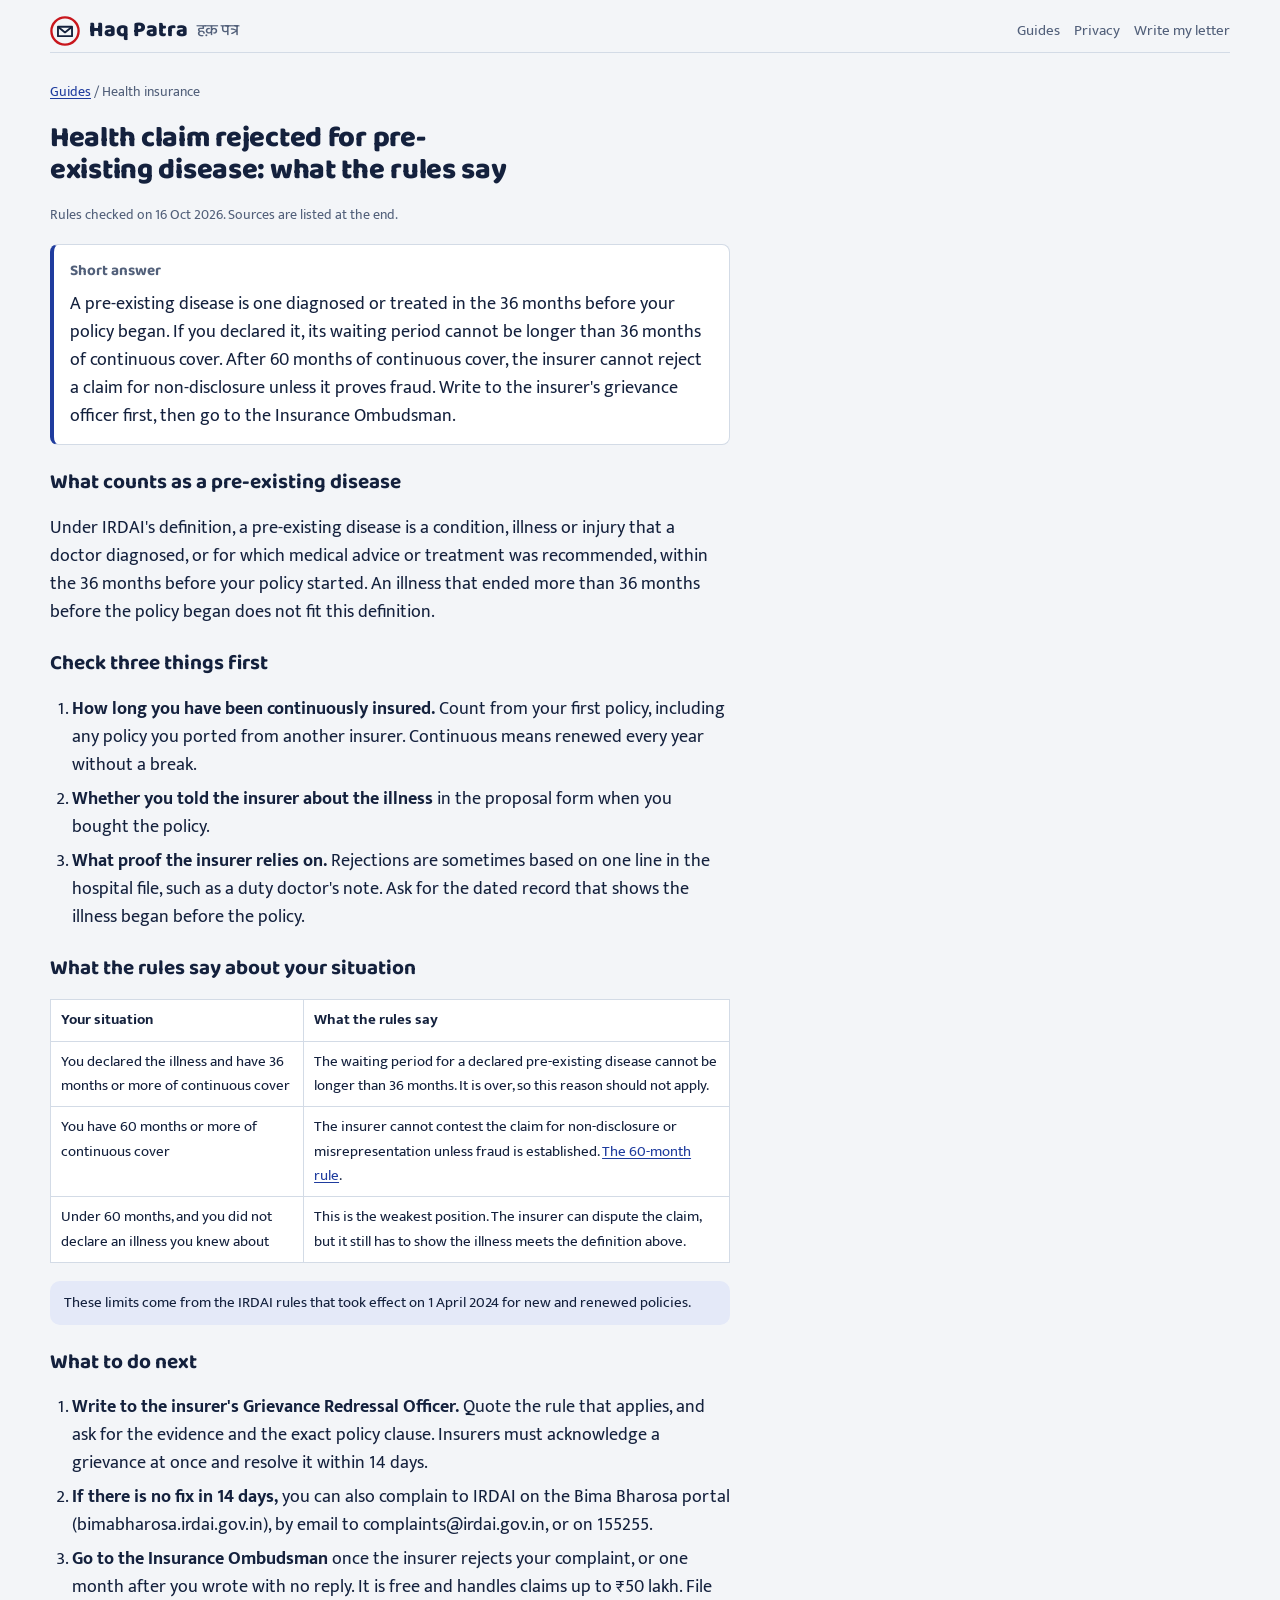
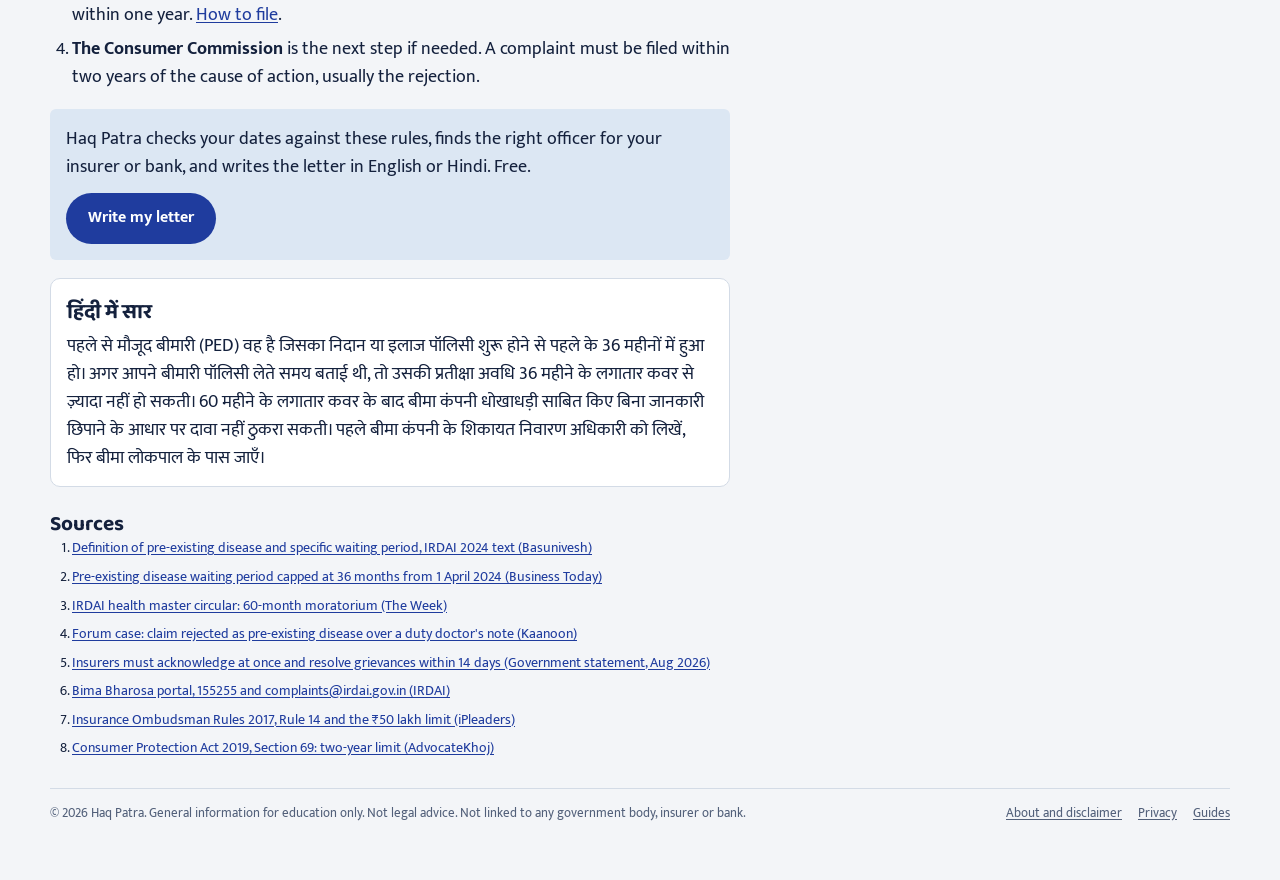
<file: public/guides/pre-existing-disease-claim-rejected.html>
<!doctype html>
<html lang="en">
<head>
<meta charset="utf-8">
<meta name="viewport" content="width=device-width, initial-scale=1, viewport-fit=cover">
<title>Claim Rejected for Pre-existing Disease | Haq Patra</title>
<meta name="claude:viewport-fit-sides" content="cover">
<meta name="description" content="What counts as a pre-existing disease, the 36-month and 60-month IRDAI limits, and how to challenge a PED rejection with the insurer and the Ombudsman.">
<link rel="canonical" href="https://haqpatra.pages.dev/guides/pre-existing-disease-claim-rejected.html">
<meta property="og:title" content="Claim Rejected for Pre-existing Disease | Haq Patra">
<meta property="og:description" content="What counts as a pre-existing disease, the 36-month and 60-month IRDAI limits, and how to challenge a PED rejection with the insurer and the Ombudsman.">
<meta property="og:type" content="article">
<meta property="og:url" content="https://haqpatra.pages.dev/guides/pre-existing-disease-claim-rejected.html">
<link rel="preconnect" href="https://fonts.googleapis.com"><link rel="preconnect" href="https://fonts.gstatic.com" crossorigin>
<link rel="stylesheet" href="https://fonts.googleapis.com/css2?family=Baloo+2:wght@500;700;800&family=Mukta:wght@400;500;700&family=Tiro+Devanagari+Hindi&display=swap">
<link rel="stylesheet" href="../assets/app.css?v=914f666f">
<style>
.g{display:flex;flex-direction:column;gap:18px;max-width:68ch}
.g h1{font-size:1.8rem}
.g h2{font-size:1.3rem;margin-top:8px}
.g ul,.g ol{margin:0;padding-left:22px;display:grid;gap:6px}
.g .answer{background:var(--sheet);border:1px solid var(--line);border-left:4px solid var(--stamp);border-radius:8px;padding:14px 16px;display:grid;gap:6px}
.g .cta{background:var(--inland);border-radius:6px;padding:16px;display:flex;flex-wrap:wrap;gap:12px;align-items:center;justify-content:space-between}
.g blockquote{margin:0;padding:10px 16px;border-left:3px solid var(--line);color:var(--muted)}
.g .tablewrap{overflow-x:auto}
.g table{border-collapse:collapse;width:100%;font-size:.95rem;background:var(--sheet)}
.g th,.g td{border:1px solid var(--line);padding:8px 10px;text-align:left;vertical-align:top}
.g .num td:nth-child(n+2),.g .num th:nth-child(n+2){font-variant-numeric:tabular-nums;white-space:nowrap}
.g .note{font-size:.92rem}
.g .hi{background:var(--sheet);border:1px solid var(--line);border-radius:10px;padding:14px 16px;display:grid;gap:6px}
.g .stampline{font-size:.85rem;color:var(--muted)}
.g .crumbs{font-size:.9rem;color:var(--muted)}
.g .sources ol{font-size:.88rem}
</style>
<script type="application/ld+json">{"@context": "https://schema.org", "@type": "Article", "headline": "Health claim rejected for pre-existing disease: what the rules say", "description": "What counts as a pre-existing disease, the 36-month and 60-month IRDAI limits, and how to challenge a PED rejection with the insurer and the Ombudsman.", "dateModified": "2026-10-16", "inLanguage": "en-IN", "publisher": {"@type": "Organization", "name": "Haq Patra"}}</script>
</head>
<body>
<div class="wrap">
  <div class="topbar">
    <a class="brand" href="../"><svg class="mark" viewBox="0 0 32 32" aria-hidden="true"><circle cx="16" cy="16" r="14.5" fill="none" stroke="#C8161D" stroke-width="2.5"/><path d="M8.5 11.5h15v10h-15z" fill="none" stroke="currentColor" stroke-width="2" stroke-linejoin="round"/><path d="M8.5 11.5l7.5 6 7.5-6" fill="none" stroke="currentColor" stroke-width="2" stroke-linejoin="round"/></svg>Haq Patra<small>हक़ पत्र</small></a>
    <nav aria-label="Site"><a href="../guides/">Guides</a><a href="../privacy.html">Privacy</a><a href="../">Write my letter</a></nav>
  </div>
  <main class="g">
    <p class="crumbs"><a href="./">Guides</a> / Health insurance</p>
    <h1>Health claim rejected for pre-existing disease: what the rules say</h1>
    <p class="stampline">Rules checked on 16 Oct 2026. Sources are listed at the end.</p>
    <div class="answer"><p class="eyebrow">Short answer</p><p>A pre-existing disease is one diagnosed or treated in the 36 months before your policy began. If you declared it, its waiting period cannot be longer than 36 months of continuous cover. After 60 months of continuous cover, the insurer cannot reject a claim for non-disclosure unless it proves fraud. Write to the insurer&#x27;s grievance officer first, then go to the Insurance Ombudsman.</p></div>
    <aside class="ad-slot" hidden aria-label="Advertisement"></aside>
    
<h2>What counts as a pre-existing disease</h2>
<p>Under IRDAI's definition, a pre-existing disease is a condition, illness or injury that a doctor diagnosed, or for which medical advice or treatment was recommended, within the 36 months before your policy started. An illness that ended more than 36 months before the policy began does not fit this definition.</p>
<h2>Check three things first</h2>
<ol>
<li><b>How long you have been continuously insured.</b> Count from your first policy, including any policy you ported from another insurer. Continuous means renewed every year without a break.</li>
<li><b>Whether you told the insurer about the illness</b> in the proposal form when you bought the policy.</li>
<li><b>What proof the insurer relies on.</b> Rejections are sometimes based on one line in the hospital file, such as a duty doctor's note. Ask for the dated record that shows the illness began before the policy.</li>
</ol>
<h2>What the rules say about your situation</h2>
<div class="tablewrap"><table>
<thead><tr><th>Your situation</th><th>What the rules say</th></tr></thead>
<tbody>
<tr><td>You declared the illness and have 36 months or more of continuous cover</td><td>The waiting period for a declared pre-existing disease cannot be longer than 36 months. It is over, so this reason should not apply.</td></tr>
<tr><td>You have 60 months or more of continuous cover</td><td>The insurer cannot contest the claim for non-disclosure or misrepresentation unless fraud is established. <a href="claim-rejected-after-5-years.html">The 60-month rule</a>.</td></tr>
<tr><td>Under 60 months, and you did not declare an illness you knew about</td><td>This is the weakest position. The insurer can dispute the claim, but it still has to show the illness meets the definition above.</td></tr>
</tbody></table></div>
<p class="note">These limits come from the IRDAI rules that took effect on 1 April 2024 for new and renewed policies.</p>

<h2>What to do next</h2>
<ol class="steps">
<li><b>Write to the insurer's Grievance Redressal Officer.</b> Quote the rule that applies, and ask for the evidence and the exact policy clause. Insurers must acknowledge a grievance at once and resolve it within 14 days.</li>
<li><b>If there is no fix in 14 days,</b> you can also complain to IRDAI on the Bima Bharosa portal (bimabharosa.irdai.gov.in), by email to complaints@irdai.gov.in, or on 155255.</li>
<li><b>Go to the Insurance Ombudsman</b> once the insurer rejects your complaint, or one month after you wrote with no reply. It is free and handles claims up to ₹50 lakh. File within one year. <a href="insurance-ombudsman-complaint.html">How to file</a>.</li>
<li><b>The Consumer Commission</b> is the next step if needed. A complaint must be filed within two years of the cause of action, usually the rejection.</li>
</ol>
    <div class="cta"><p>Haq Patra checks your dates against these rules, finds the right officer for your insurer or bank, and writes the letter in English or Hindi. Free.</p><a class="btn" href="../index.html#health">Write my letter</a></div>
    <section class="hi" lang="hi"><h2>हिंदी में सार</h2><p>पहले से मौजूद बीमारी (PED) वह है जिसका निदान या इलाज पॉलिसी शुरू होने से पहले के 36 महीनों में हुआ हो। अगर आपने बीमारी पॉलिसी लेते समय बताई थी, तो उसकी प्रतीक्षा अवधि 36 महीने के लगातार कवर से ज़्यादा नहीं हो सकती। 60 महीने के लगातार कवर के बाद बीमा कंपनी धोखाधड़ी साबित किए बिना जानकारी छिपाने के आधार पर दावा नहीं ठुकरा सकती। पहले बीमा कंपनी के शिकायत निवारण अधिकारी को लिखें, फिर बीमा लोकपाल के पास जाएँ।</p></section>
    <aside class="ad-slot" hidden aria-label="Advertisement"></aside>
    <section class="sources"><h2>Sources</h2><ol><li><a href="https://www.basunivesh.com/latest-changes-in-health-insurance-from-1st-april-2024/amp/" rel="noopener" target="_blank">Definition of pre-existing disease and specific waiting period, IRDAI 2024 text (Basunivesh)</a></li><li><a href="https://www.businesstoday.in/amp/personal-finance/insurance/story/irdai-reduces-pre-existing-disease-waiting-period-from-4-to-3-years-here-is-what-existing-policyholders-should-know-425325-2024-04-12" rel="noopener" target="_blank">Pre-existing disease waiting period capped at 36 months from 1 April 2024 (Business Today)</a></li><li><a href="https://www.theweek.in/news/india/2024/05/30/irdai-issues-new-master-circular-to-make-health-insurance-claims-process-more-seamless.amp.html" rel="noopener" target="_blank">IRDAI health master circular: 60-month moratorium (The Week)</a></li><li><a href="https://www.kaanoon.com/495066/health-claim-rejection" rel="noopener" target="_blank">Forum case: claim rejected as pre-existing disease over a duty doctor&#x27;s note (Kaanoon)</a></li><li><a href="https://ianslive.in/policyholders-can-approach-insurer-irdai-for-redress-of-insurance-related-grievances--20260814154803" rel="noopener" target="_blank">Insurers must acknowledge at once and resolve grievances within 14 days (Government statement, Aug 2026)</a></li><li><a href="https://policyholder.gov.in/web/guest/igms1" rel="noopener" target="_blank">Bima Bharosa portal, 155255 and complaints@irdai.gov.in (IRDAI)</a></li><li><a href="https://blog.ipleaders.in/?p=130171" rel="noopener" target="_blank">Insurance Ombudsman Rules 2017, Rule 14 and the ₹50 lakh limit (iPleaders)</a></li><li><a href="https://www.advocatekhoj.com/library/bareacts/consumerprotection2019/69.php" rel="noopener" target="_blank">Consumer Protection Act 2019, Section 69: two-year limit (AdvocateKhoj)</a></li></ol></section>
  </main>
  <footer class="fine">
    <p>&copy; 2026 Haq Patra. General information for education only. Not legal advice. Not linked to any government body, insurer or bank.</p>
    <nav aria-label="Footer"><a href="../about.html">About and disclaimer</a><a href="../privacy.html">Privacy</a><a href="../guides/">Guides</a><span data-contact hidden><span class="contact-email"></span></span></nav>
  </footer>
</div>
<script src="../assets/site.js?v=a1b9fe0f" defer></script>
</body>
</html>
</file>
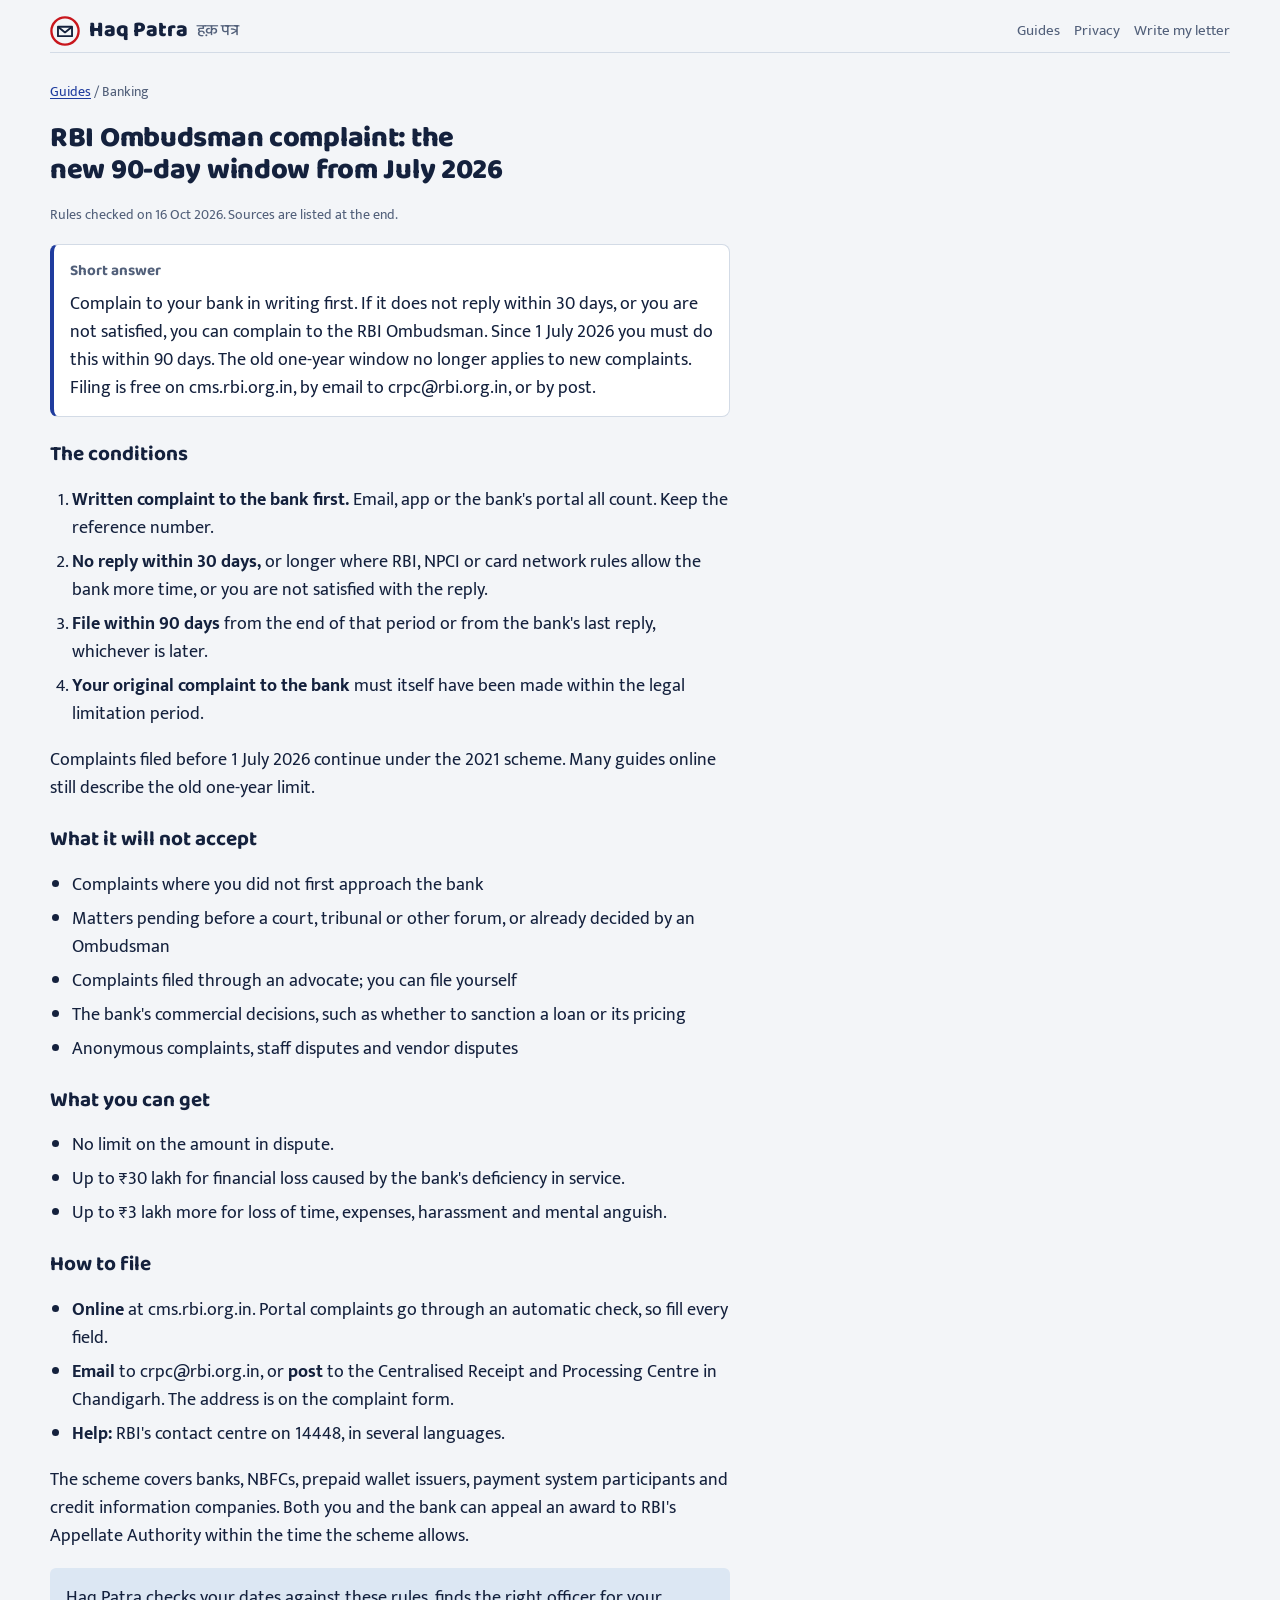
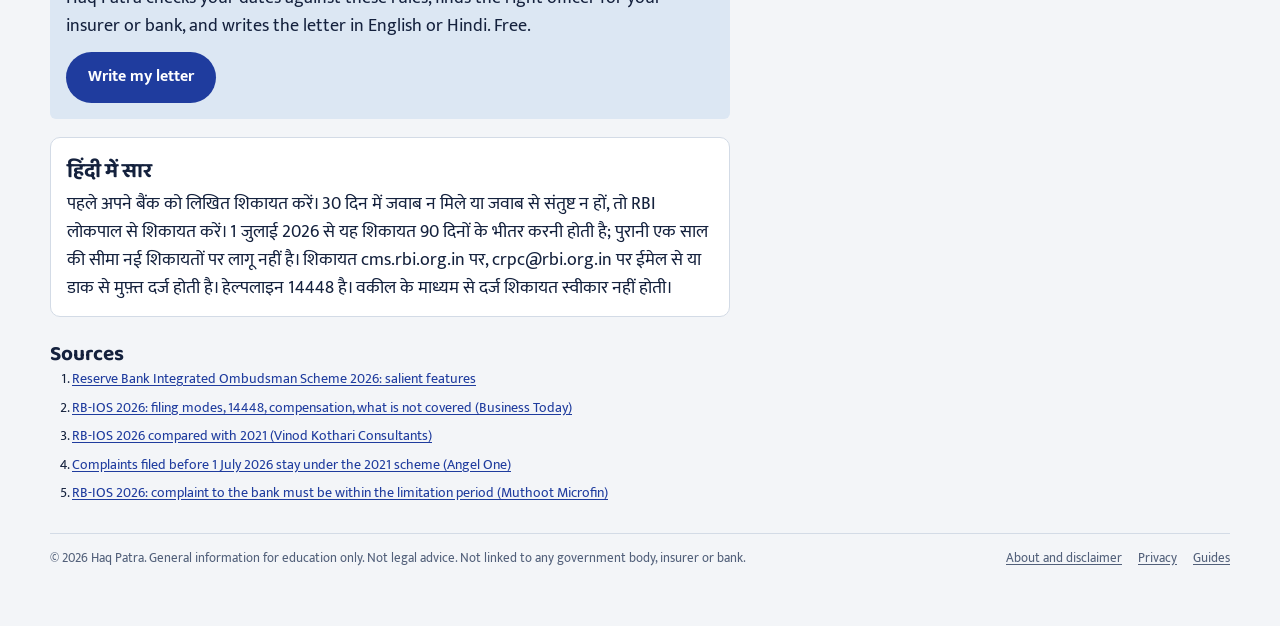
<file: public/guides/rbi-ombudsman-complaint.html>
<!doctype html>
<html lang="en">
<head>
<meta charset="utf-8">
<meta name="viewport" content="width=device-width, initial-scale=1, viewport-fit=cover">
<title>RBI Ombudsman Complaint | Haq Patra</title>
<meta name="claude:viewport-fit-sides" content="cover">
<meta name="description" content="How to file under the Reserve Bank Integrated Ombudsman Scheme 2026: the 30-day and 90-day rules, what is not accepted, compensation limits and filing options.">
<link rel="canonical" href="https://haqpatra.pages.dev/guides/rbi-ombudsman-complaint.html">
<meta property="og:title" content="RBI Ombudsman Complaint | Haq Patra">
<meta property="og:description" content="How to file under the Reserve Bank Integrated Ombudsman Scheme 2026: the 30-day and 90-day rules, what is not accepted, compensation limits and filing options.">
<meta property="og:type" content="article">
<meta property="og:url" content="https://haqpatra.pages.dev/guides/rbi-ombudsman-complaint.html">
<link rel="preconnect" href="https://fonts.googleapis.com"><link rel="preconnect" href="https://fonts.gstatic.com" crossorigin>
<link rel="stylesheet" href="https://fonts.googleapis.com/css2?family=Baloo+2:wght@500;700;800&family=Mukta:wght@400;500;700&family=Tiro+Devanagari+Hindi&display=swap">
<link rel="stylesheet" href="../assets/app.css?v=914f666f">
<style>
.g{display:flex;flex-direction:column;gap:18px;max-width:68ch}
.g h1{font-size:1.8rem}
.g h2{font-size:1.3rem;margin-top:8px}
.g ul,.g ol{margin:0;padding-left:22px;display:grid;gap:6px}
.g .answer{background:var(--sheet);border:1px solid var(--line);border-left:4px solid var(--stamp);border-radius:8px;padding:14px 16px;display:grid;gap:6px}
.g .cta{background:var(--inland);border-radius:6px;padding:16px;display:flex;flex-wrap:wrap;gap:12px;align-items:center;justify-content:space-between}
.g blockquote{margin:0;padding:10px 16px;border-left:3px solid var(--line);color:var(--muted)}
.g .tablewrap{overflow-x:auto}
.g table{border-collapse:collapse;width:100%;font-size:.95rem;background:var(--sheet)}
.g th,.g td{border:1px solid var(--line);padding:8px 10px;text-align:left;vertical-align:top}
.g .num td:nth-child(n+2),.g .num th:nth-child(n+2){font-variant-numeric:tabular-nums;white-space:nowrap}
.g .note{font-size:.92rem}
.g .hi{background:var(--sheet);border:1px solid var(--line);border-radius:10px;padding:14px 16px;display:grid;gap:6px}
.g .stampline{font-size:.85rem;color:var(--muted)}
.g .crumbs{font-size:.9rem;color:var(--muted)}
.g .sources ol{font-size:.88rem}
</style>
<script type="application/ld+json">{"@context": "https://schema.org", "@type": "Article", "headline": "RBI Ombudsman complaint: the new 90-day window from July 2026", "description": "How to file under the Reserve Bank Integrated Ombudsman Scheme 2026: the 30-day and 90-day rules, what is not accepted, compensation limits and filing options.", "dateModified": "2026-10-16", "inLanguage": "en-IN", "publisher": {"@type": "Organization", "name": "Haq Patra"}}</script>
</head>
<body>
<div class="wrap">
  <div class="topbar">
    <a class="brand" href="../"><svg class="mark" viewBox="0 0 32 32" aria-hidden="true"><circle cx="16" cy="16" r="14.5" fill="none" stroke="#C8161D" stroke-width="2.5"/><path d="M8.5 11.5h15v10h-15z" fill="none" stroke="currentColor" stroke-width="2" stroke-linejoin="round"/><path d="M8.5 11.5l7.5 6 7.5-6" fill="none" stroke="currentColor" stroke-width="2" stroke-linejoin="round"/></svg>Haq Patra<small>हक़ पत्र</small></a>
    <nav aria-label="Site"><a href="../guides/">Guides</a><a href="../privacy.html">Privacy</a><a href="../">Write my letter</a></nav>
  </div>
  <main class="g">
    <p class="crumbs"><a href="./">Guides</a> / Banking</p>
    <h1>RBI Ombudsman complaint: the new 90-day window from July 2026</h1>
    <p class="stampline">Rules checked on 16 Oct 2026. Sources are listed at the end.</p>
    <div class="answer"><p class="eyebrow">Short answer</p><p>Complain to your bank in writing first. If it does not reply within 30 days, or you are not satisfied, you can complain to the RBI Ombudsman. Since 1 July 2026 you must do this within 90 days. The old one-year window no longer applies to new complaints. Filing is free on cms.rbi.org.in, by email to crpc@rbi.org.in, or by post.</p></div>
    <aside class="ad-slot" hidden aria-label="Advertisement"></aside>
    
<h2>The conditions</h2>
<ol>
<li><b>Written complaint to the bank first.</b> Email, app or the bank's portal all count. Keep the reference number.</li>
<li><b>No reply within 30 days,</b> or longer where RBI, NPCI or card network rules allow the bank more time, or you are not satisfied with the reply.</li>
<li><b>File within 90 days</b> from the end of that period or from the bank's last reply, whichever is later.</li>
<li><b>Your original complaint to the bank</b> must itself have been made within the legal limitation period.</li>
</ol>
<p>Complaints filed before 1 July 2026 continue under the 2021 scheme. Many guides online still describe the old one-year limit.</p>
<h2>What it will not accept</h2>
<ul>
<li>Complaints where you did not first approach the bank</li>
<li>Matters pending before a court, tribunal or other forum, or already decided by an Ombudsman</li>
<li>Complaints filed through an advocate; you can file yourself</li>
<li>The bank's commercial decisions, such as whether to sanction a loan or its pricing</li>
<li>Anonymous complaints, staff disputes and vendor disputes</li>
</ul>
<h2>What you can get</h2>
<ul>
<li>No limit on the amount in dispute.</li>
<li>Up to ₹30 lakh for financial loss caused by the bank's deficiency in service.</li>
<li>Up to ₹3 lakh more for loss of time, expenses, harassment and mental anguish.</li>
</ul>
<h2>How to file</h2>
<ul>
<li><b>Online</b> at cms.rbi.org.in. Portal complaints go through an automatic check, so fill every field.</li>
<li><b>Email</b> to crpc@rbi.org.in, or <b>post</b> to the Centralised Receipt and Processing Centre in Chandigarh. The address is on the complaint form.</li>
<li><b>Help:</b> RBI's contact centre on 14448, in several languages.</li>
</ul>
<p>The scheme covers banks, NBFCs, prepaid wallet issuers, payment system participants and credit information companies. Both you and the bank can appeal an award to RBI's Appellate Authority within the time the scheme allows.</p>

    <div class="cta"><p>Haq Patra checks your dates against these rules, finds the right officer for your insurer or bank, and writes the letter in English or Hindi. Free.</p><a class="btn" href="../index.html#bank">Write my letter</a></div>
    <section class="hi" lang="hi"><h2>हिंदी में सार</h2><p>पहले अपने बैंक को लिखित शिकायत करें। 30 दिन में जवाब न मिले या जवाब से संतुष्ट न हों, तो RBI लोकपाल से शिकायत करें। 1 जुलाई 2026 से यह शिकायत 90 दिनों के भीतर करनी होती है; पुरानी एक साल की सीमा नई शिकायतों पर लागू नहीं है। शिकायत cms.rbi.org.in पर, crpc@rbi.org.in पर ईमेल से या डाक से मुफ़्त दर्ज होती है। हेल्पलाइन 14448 है। वकील के माध्यम से दर्ज शिकायत स्वीकार नहीं होती।</p></section>
    <aside class="ad-slot" hidden aria-label="Advertisement"></aside>
    <section class="sources"><h2>Sources</h2><ol><li><a href="https://www.arohan.in/contact-us/grievances/salient-feature-scheme/" rel="noopener" target="_blank">Reserve Bank Integrated Ombudsman Scheme 2026: salient features</a></li><li><a href="https://www.businesstoday.in/personal-finance/banking/story/rbi-revamps-customer-grievance-redressal-heres-what-changes-for-bank-nbfc-customers-541259-2026-07-06" rel="noopener" target="_blank">RB-IOS 2026: filing modes, 14448, compensation, what is not covered (Business Today)</a></li><li><a href="https://vinodkothari.com/2026/01/rbi-integrated-ombudsman-scheme-2026-key-changes/" rel="noopener" target="_blank">RB-IOS 2026 compared with 2021 (Vinod Kothari Consultants)</a></li><li><a href="https://www.angelone.in/news/personal-finance/rbi-to-roll-out-new-integrated-ombudsman-scheme-from-july-1-2026-what-bank-customers-should-know" rel="noopener" target="_blank">Complaints filed before 1 July 2026 stay under the 2021 scheme (Angel One)</a></li><li><a href="https://muthootmicrofin.com/wp-content/uploads/2026/08/SALIENT-FEATURES-OF-THE-RESERVE-BANK-INTEGRATED-OMBUDSMAN-SCHEME-2026.pdf" rel="noopener" target="_blank">RB-IOS 2026: complaint to the bank must be within the limitation period (Muthoot Microfin)</a></li></ol></section>
  </main>
  <footer class="fine">
    <p>&copy; 2026 Haq Patra. General information for education only. Not legal advice. Not linked to any government body, insurer or bank.</p>
    <nav aria-label="Footer"><a href="../about.html">About and disclaimer</a><a href="../privacy.html">Privacy</a><a href="../guides/">Guides</a><span data-contact hidden><span class="contact-email"></span></span></nav>
  </footer>
</div>
<script src="../assets/site.js?v=a1b9fe0f" defer></script>
</body>
</html>
</file>
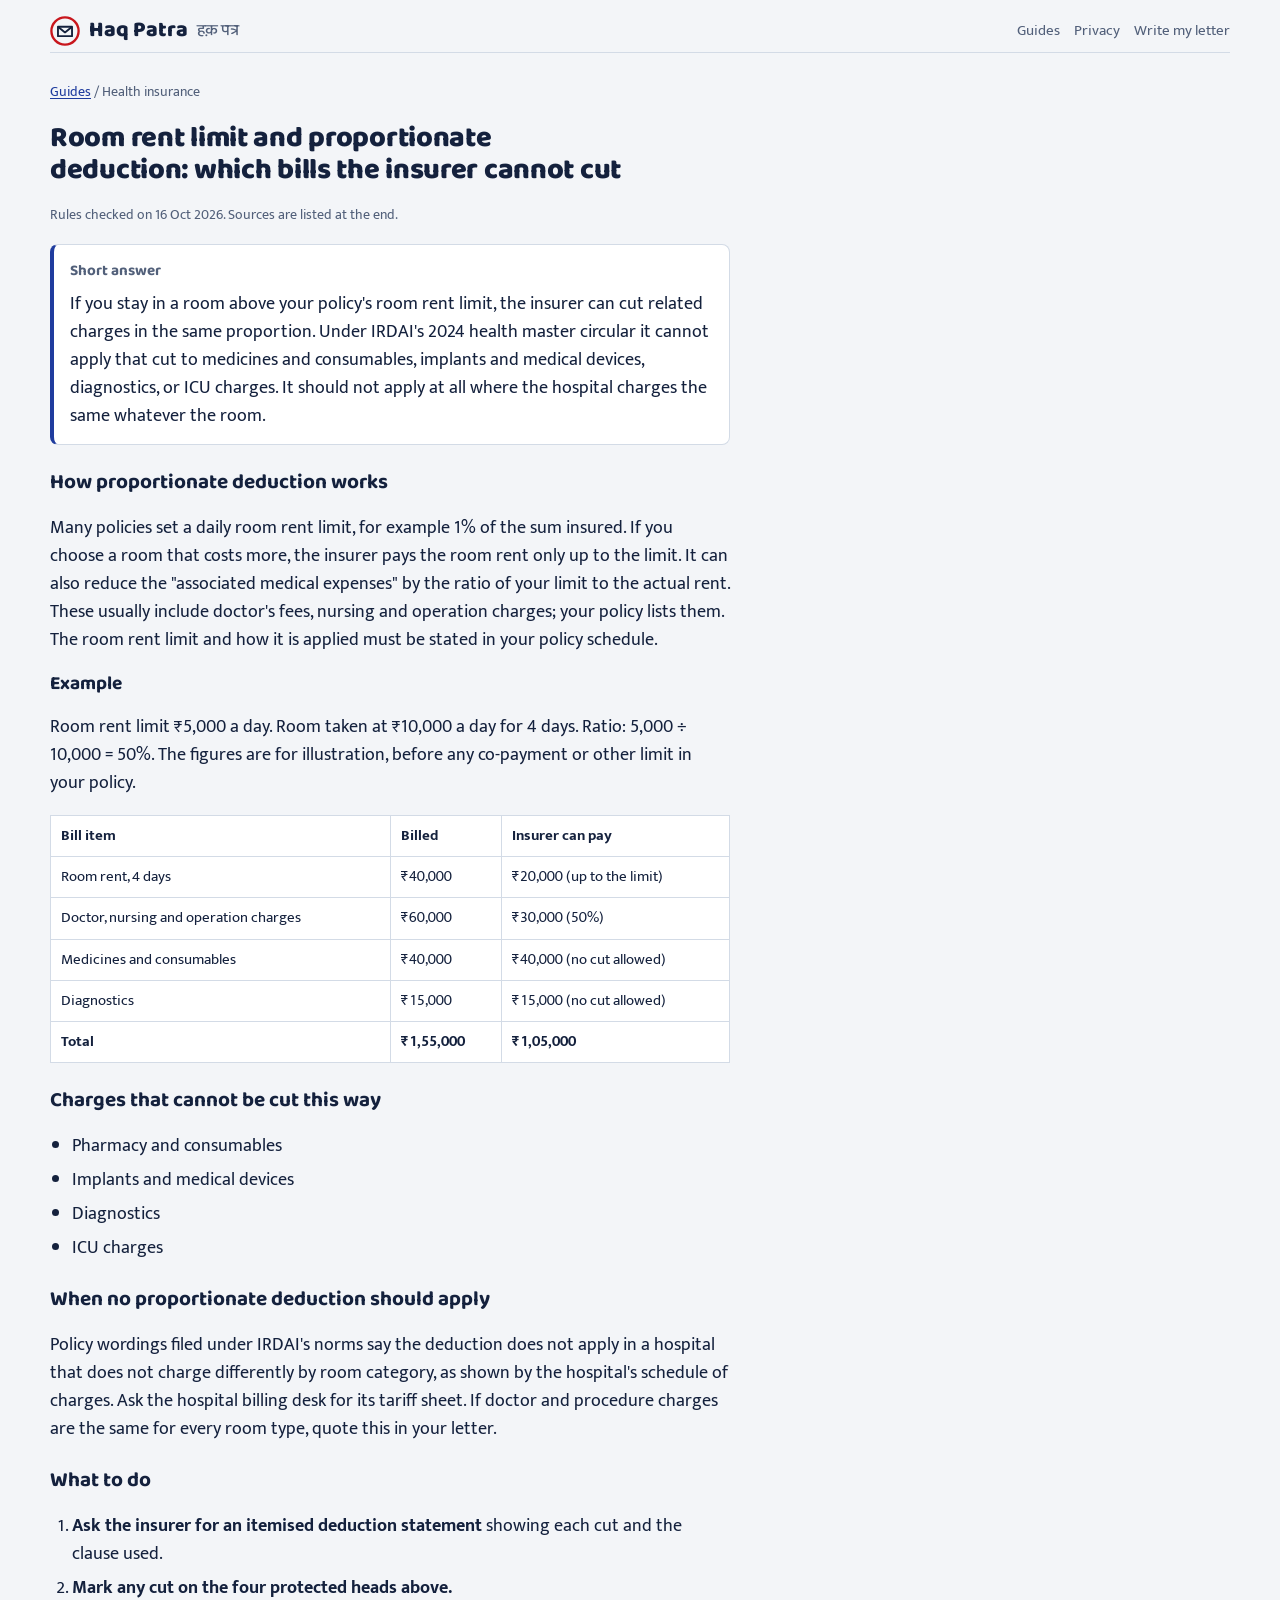
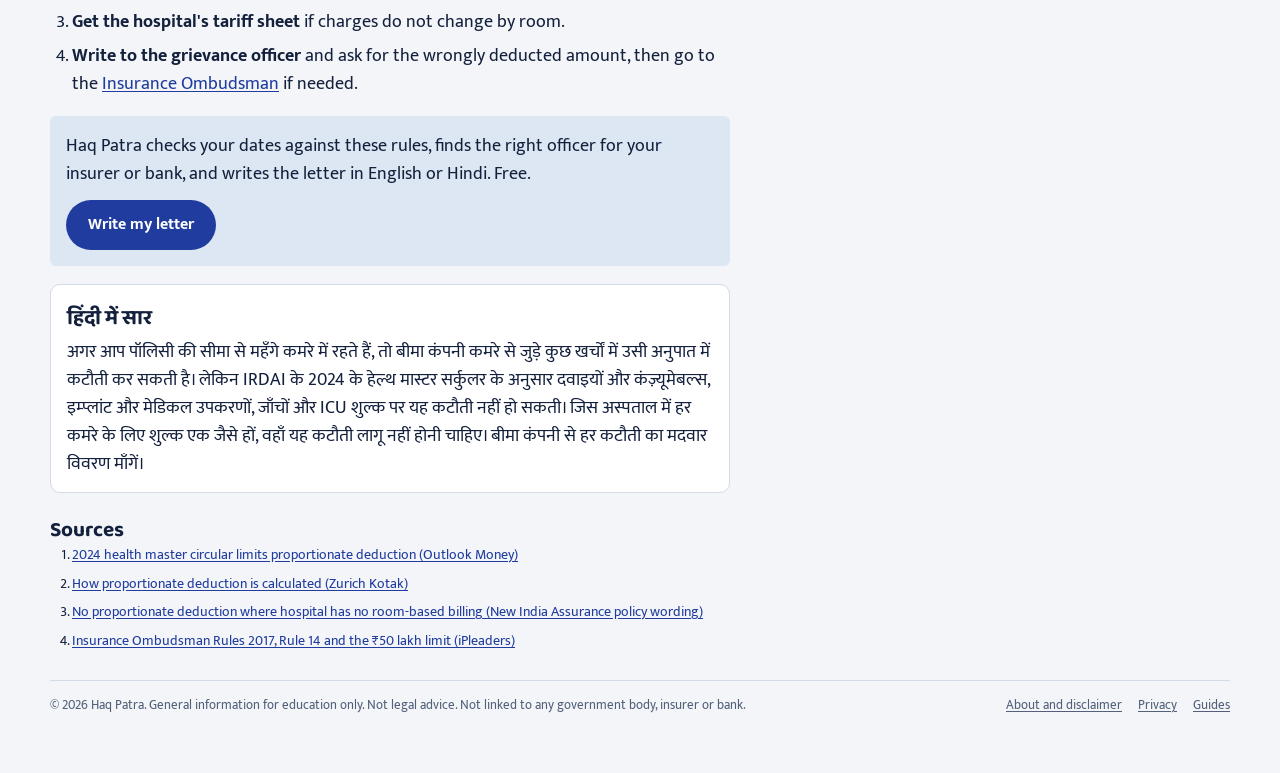
<file: public/guides/room-rent-proportionate-deduction.html>
<!doctype html>
<html lang="en">
<head>
<meta charset="utf-8">
<meta name="viewport" content="width=device-width, initial-scale=1, viewport-fit=cover">
<title>Room Rent Deduction Rules | Haq Patra</title>
<meta name="claude:viewport-fit-sides" content="cover">
<meta name="description" content="How proportionate deduction works when you take a room above your limit, the charges IRDAI protects from it, and a worked example.">
<link rel="canonical" href="https://haqpatra.pages.dev/guides/room-rent-proportionate-deduction.html">
<meta property="og:title" content="Room Rent Deduction Rules | Haq Patra">
<meta property="og:description" content="How proportionate deduction works when you take a room above your limit, the charges IRDAI protects from it, and a worked example.">
<meta property="og:type" content="article">
<meta property="og:url" content="https://haqpatra.pages.dev/guides/room-rent-proportionate-deduction.html">
<link rel="preconnect" href="https://fonts.googleapis.com"><link rel="preconnect" href="https://fonts.gstatic.com" crossorigin>
<link rel="stylesheet" href="https://fonts.googleapis.com/css2?family=Baloo+2:wght@500;700;800&family=Mukta:wght@400;500;700&family=Tiro+Devanagari+Hindi&display=swap">
<link rel="stylesheet" href="../assets/app.css?v=914f666f">
<style>
.g{display:flex;flex-direction:column;gap:18px;max-width:68ch}
.g h1{font-size:1.8rem}
.g h2{font-size:1.3rem;margin-top:8px}
.g ul,.g ol{margin:0;padding-left:22px;display:grid;gap:6px}
.g .answer{background:var(--sheet);border:1px solid var(--line);border-left:4px solid var(--stamp);border-radius:8px;padding:14px 16px;display:grid;gap:6px}
.g .cta{background:var(--inland);border-radius:6px;padding:16px;display:flex;flex-wrap:wrap;gap:12px;align-items:center;justify-content:space-between}
.g blockquote{margin:0;padding:10px 16px;border-left:3px solid var(--line);color:var(--muted)}
.g .tablewrap{overflow-x:auto}
.g table{border-collapse:collapse;width:100%;font-size:.95rem;background:var(--sheet)}
.g th,.g td{border:1px solid var(--line);padding:8px 10px;text-align:left;vertical-align:top}
.g .num td:nth-child(n+2),.g .num th:nth-child(n+2){font-variant-numeric:tabular-nums;white-space:nowrap}
.g .note{font-size:.92rem}
.g .hi{background:var(--sheet);border:1px solid var(--line);border-radius:10px;padding:14px 16px;display:grid;gap:6px}
.g .stampline{font-size:.85rem;color:var(--muted)}
.g .crumbs{font-size:.9rem;color:var(--muted)}
.g .sources ol{font-size:.88rem}
</style>
<script type="application/ld+json">{"@context": "https://schema.org", "@type": "Article", "headline": "Room rent limit and proportionate deduction: which bills the insurer cannot cut", "description": "How proportionate deduction works when you take a room above your limit, the charges IRDAI protects from it, and a worked example.", "dateModified": "2026-10-16", "inLanguage": "en-IN", "publisher": {"@type": "Organization", "name": "Haq Patra"}}</script>
</head>
<body>
<div class="wrap">
  <div class="topbar">
    <a class="brand" href="../"><svg class="mark" viewBox="0 0 32 32" aria-hidden="true"><circle cx="16" cy="16" r="14.5" fill="none" stroke="#C8161D" stroke-width="2.5"/><path d="M8.5 11.5h15v10h-15z" fill="none" stroke="currentColor" stroke-width="2" stroke-linejoin="round"/><path d="M8.5 11.5l7.5 6 7.5-6" fill="none" stroke="currentColor" stroke-width="2" stroke-linejoin="round"/></svg>Haq Patra<small>हक़ पत्र</small></a>
    <nav aria-label="Site"><a href="../guides/">Guides</a><a href="../privacy.html">Privacy</a><a href="../">Write my letter</a></nav>
  </div>
  <main class="g">
    <p class="crumbs"><a href="./">Guides</a> / Health insurance</p>
    <h1>Room rent limit and proportionate deduction: which bills the insurer cannot cut</h1>
    <p class="stampline">Rules checked on 16 Oct 2026. Sources are listed at the end.</p>
    <div class="answer"><p class="eyebrow">Short answer</p><p>If you stay in a room above your policy&#x27;s room rent limit, the insurer can cut related charges in the same proportion. Under IRDAI&#x27;s 2024 health master circular it cannot apply that cut to medicines and consumables, implants and medical devices, diagnostics, or ICU charges. It should not apply at all where the hospital charges the same whatever the room.</p></div>
    <aside class="ad-slot" hidden aria-label="Advertisement"></aside>
    
<h2>How proportionate deduction works</h2>
<p>Many policies set a daily room rent limit, for example 1% of the sum insured. If you choose a room that costs more, the insurer pays the room rent only up to the limit. It can also reduce the "associated medical expenses" by the ratio of your limit to the actual rent. These usually include doctor's fees, nursing and operation charges; your policy lists them. The room rent limit and how it is applied must be stated in your policy schedule.</p>
<h3>Example</h3>
<p>Room rent limit ₹5,000 a day. Room taken at ₹10,000 a day for 4 days. Ratio: 5,000 ÷ 10,000 = 50%. The figures are for illustration, before any co-payment or other limit in your policy.</p>
<div class="tablewrap"><table class="num">
<thead><tr><th>Bill item</th><th>Billed</th><th>Insurer can pay</th></tr></thead>
<tbody>
<tr><td>Room rent, 4 days</td><td>₹40,000</td><td>₹20,000 (up to the limit)</td></tr>
<tr><td>Doctor, nursing and operation charges</td><td>₹60,000</td><td>₹30,000 (50%)</td></tr>
<tr><td>Medicines and consumables</td><td>₹40,000</td><td>₹40,000 (no cut allowed)</td></tr>
<tr><td>Diagnostics</td><td>₹15,000</td><td>₹15,000 (no cut allowed)</td></tr>
<tr><th>Total</th><th>₹1,55,000</th><th>₹1,05,000</th></tr>
</tbody></table></div>
<h2>Charges that cannot be cut this way</h2>
<ul>
<li>Pharmacy and consumables</li>
<li>Implants and medical devices</li>
<li>Diagnostics</li>
<li>ICU charges</li>
</ul>
<h2>When no proportionate deduction should apply</h2>
<p>Policy wordings filed under IRDAI's norms say the deduction does not apply in a hospital that does not charge differently by room category, as shown by the hospital's schedule of charges. Ask the hospital billing desk for its tariff sheet. If doctor and procedure charges are the same for every room type, quote this in your letter.</p>
<h2>What to do</h2>
<ol class="steps">
<li><b>Ask the insurer for an itemised deduction statement</b> showing each cut and the clause used.</li>
<li><b>Mark any cut on the four protected heads above.</b></li>
<li><b>Get the hospital's tariff sheet</b> if charges do not change by room.</li>
<li><b>Write to the grievance officer</b> and ask for the wrongly deducted amount, then go to the <a href="insurance-ombudsman-complaint.html">Insurance Ombudsman</a> if needed.</li>
</ol>

    <div class="cta"><p>Haq Patra checks your dates against these rules, finds the right officer for your insurer or bank, and writes the letter in English or Hindi. Free.</p><a class="btn" href="../index.html#health">Write my letter</a></div>
    <section class="hi" lang="hi"><h2>हिंदी में सार</h2><p>अगर आप पॉलिसी की सीमा से महँगे कमरे में रहते हैं, तो बीमा कंपनी कमरे से जुड़े कुछ खर्चों में उसी अनुपात में कटौती कर सकती है। लेकिन IRDAI के 2024 के हेल्थ मास्टर सर्कुलर के अनुसार दवाइयों और कंज़्यूमेबल्स, इम्प्लांट और मेडिकल उपकरणों, जाँचों और ICU शुल्क पर यह कटौती नहीं हो सकती। जिस अस्पताल में हर कमरे के लिए शुल्क एक जैसे हों, वहाँ यह कटौती लागू नहीं होनी चाहिए। बीमा कंपनी से हर कटौती का मदवार विवरण माँगें।</p></section>
    <aside class="ad-slot" hidden aria-label="Advertisement"></aside>
    <section class="sources"><h2>Sources</h2><ol><li><a href="https://www.outlookmoney.com/spotlight/financehub/the-three-lines-in-your-health-policy-that-decide-how-much-you-actually-get-paid" rel="noopener" target="_blank">2024 health master circular limits proportionate deduction (Outlook Money)</a></li><li><a href="https://www.zurichkotak.com/knowledge-center/health-insurance/what-is-room-rent-limit-in-health-insurance-and-its-types" rel="noopener" target="_blank">How proportionate deduction is calculated (Zurich Kotak)</a></li><li><a href="https://icmai.newindia.co.in/NIAICMAI/Images/Documents/Health-TermsandConditions.pdf" rel="noopener" target="_blank">No proportionate deduction where hospital has no room-based billing (New India Assurance policy wording)</a></li><li><a href="https://blog.ipleaders.in/?p=130171" rel="noopener" target="_blank">Insurance Ombudsman Rules 2017, Rule 14 and the ₹50 lakh limit (iPleaders)</a></li></ol></section>
  </main>
  <footer class="fine">
    <p>&copy; 2026 Haq Patra. General information for education only. Not legal advice. Not linked to any government body, insurer or bank.</p>
    <nav aria-label="Footer"><a href="../about.html">About and disclaimer</a><a href="../privacy.html">Privacy</a><a href="../guides/">Guides</a><span data-contact hidden><span class="contact-email"></span></span></nav>
  </footer>
</div>
<script src="../assets/site.js?v=a1b9fe0f" defer></script>
</body>
</html>
</file>
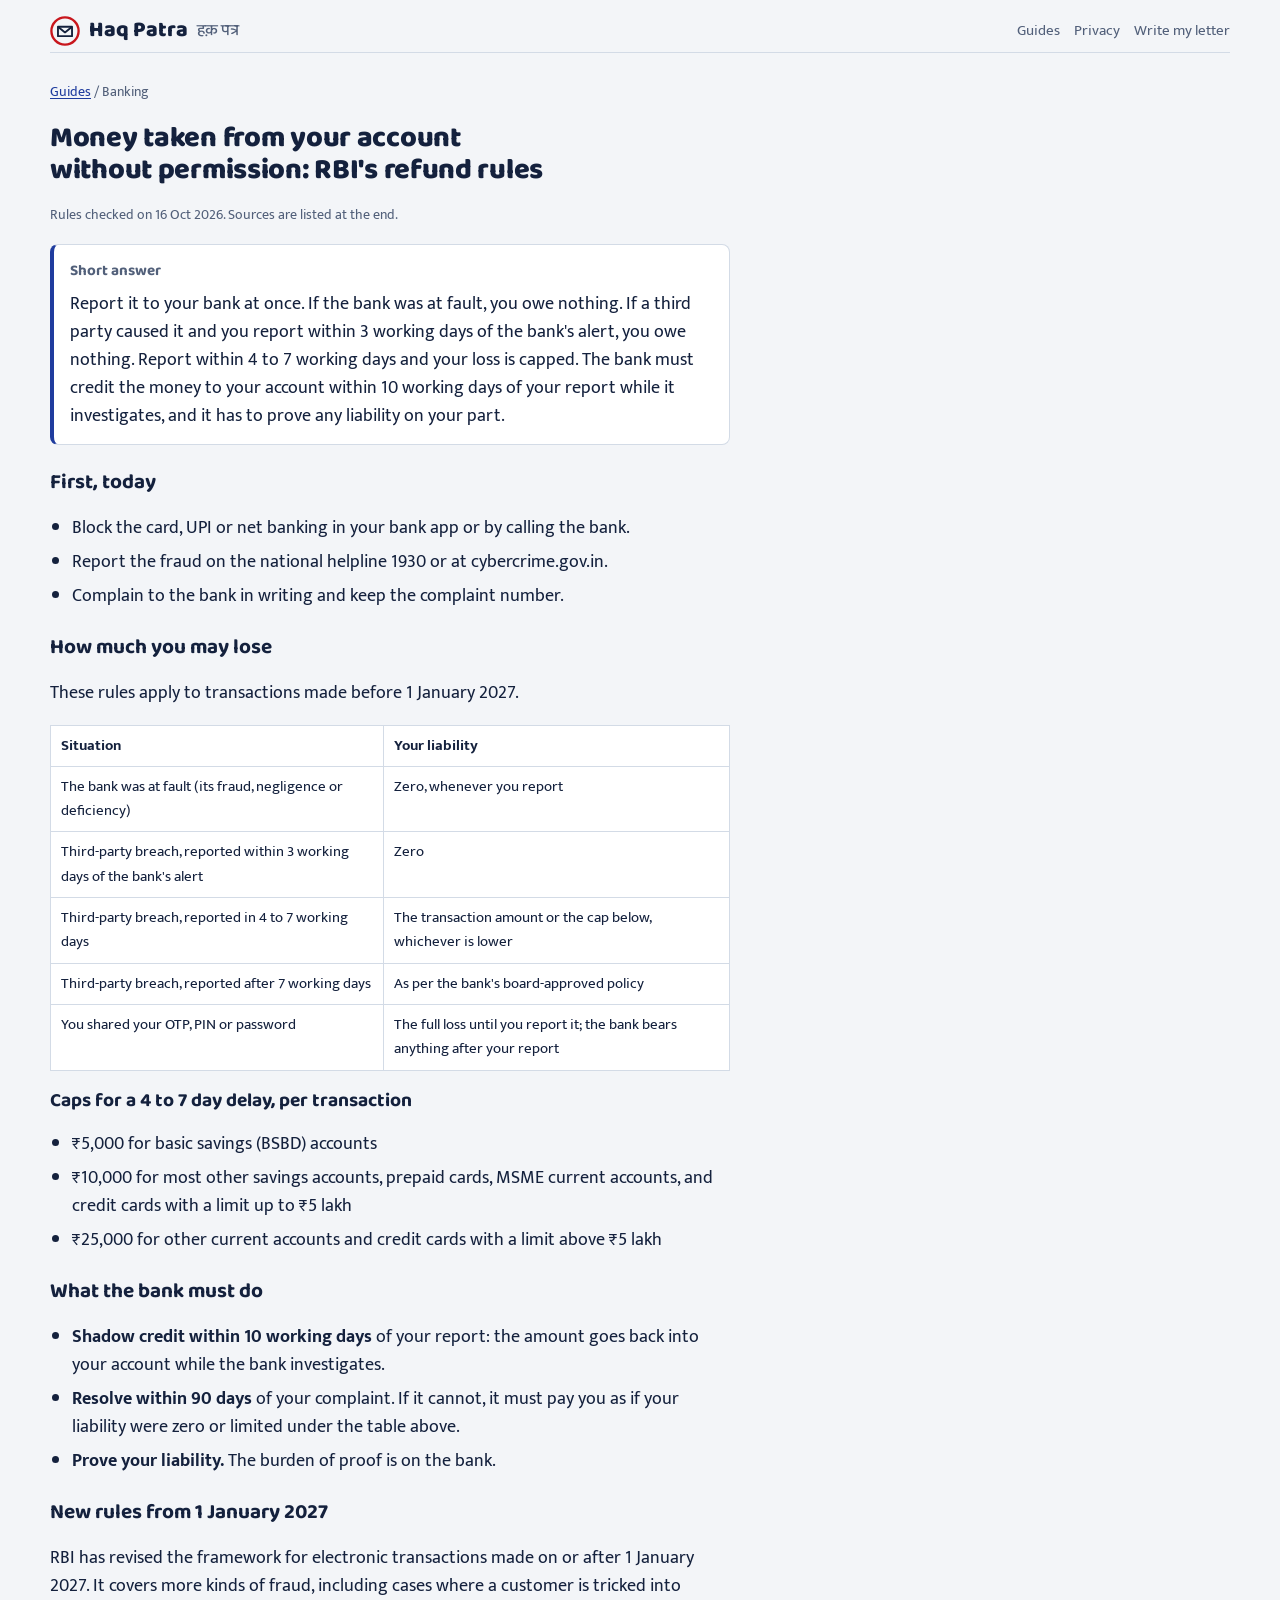
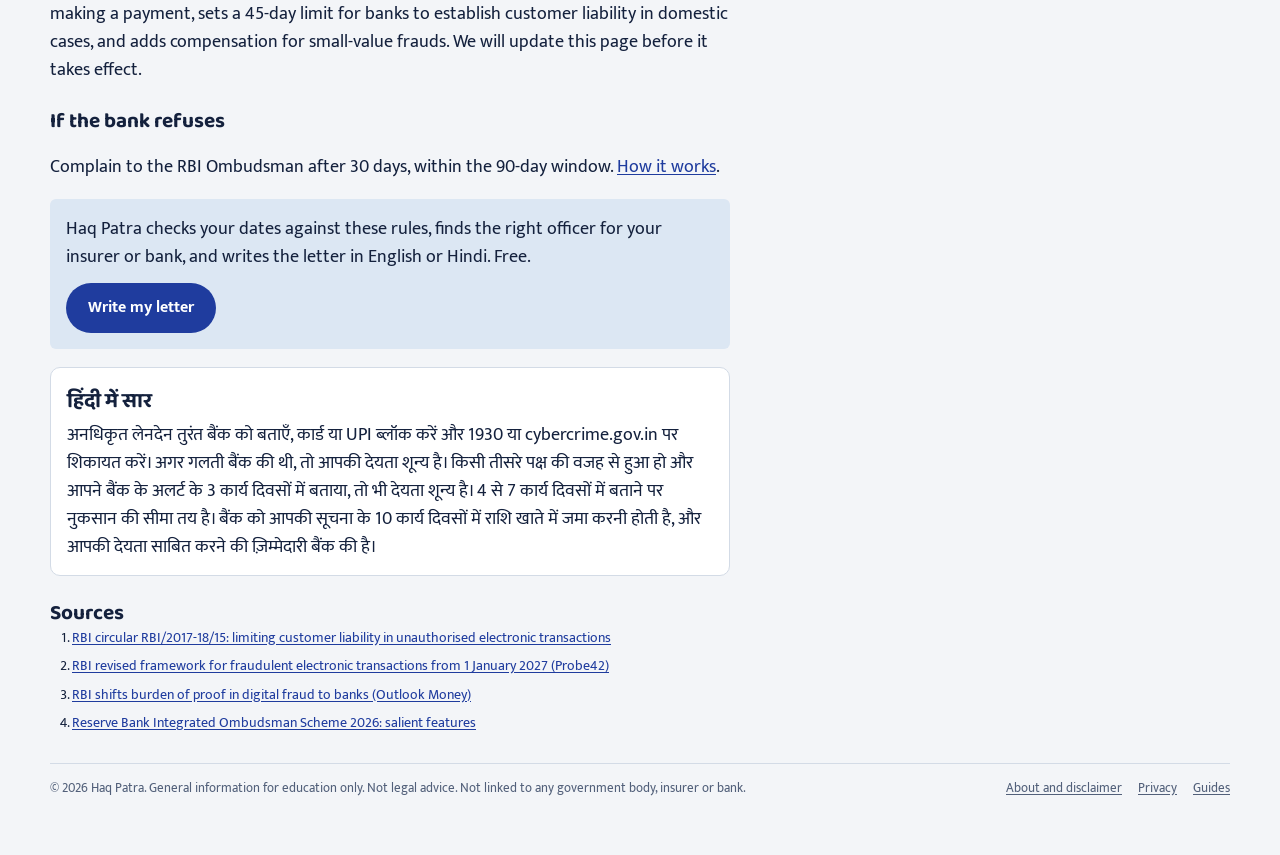
<file: public/guides/unauthorised-transaction-refund.html>
<!doctype html>
<html lang="en">
<head>
<meta charset="utf-8">
<meta name="viewport" content="width=device-width, initial-scale=1, viewport-fit=cover">
<title>Fraud Debit Refund Rules | Haq Patra</title>
<meta name="claude:viewport-fit-sides" content="cover">
<meta name="description" content="Zero liability, the 3-day and 7-day reporting rules, liability caps by account type, the 10-day shadow credit and the new RBI rules from January 2027.">
<link rel="canonical" href="https://haqpatra.pages.dev/guides/unauthorised-transaction-refund.html">
<meta property="og:title" content="Fraud Debit Refund Rules | Haq Patra">
<meta property="og:description" content="Zero liability, the 3-day and 7-day reporting rules, liability caps by account type, the 10-day shadow credit and the new RBI rules from January 2027.">
<meta property="og:type" content="article">
<meta property="og:url" content="https://haqpatra.pages.dev/guides/unauthorised-transaction-refund.html">
<link rel="preconnect" href="https://fonts.googleapis.com"><link rel="preconnect" href="https://fonts.gstatic.com" crossorigin>
<link rel="stylesheet" href="https://fonts.googleapis.com/css2?family=Baloo+2:wght@500;700;800&family=Mukta:wght@400;500;700&family=Tiro+Devanagari+Hindi&display=swap">
<link rel="stylesheet" href="../assets/app.css?v=914f666f">
<style>
.g{display:flex;flex-direction:column;gap:18px;max-width:68ch}
.g h1{font-size:1.8rem}
.g h2{font-size:1.3rem;margin-top:8px}
.g ul,.g ol{margin:0;padding-left:22px;display:grid;gap:6px}
.g .answer{background:var(--sheet);border:1px solid var(--line);border-left:4px solid var(--stamp);border-radius:8px;padding:14px 16px;display:grid;gap:6px}
.g .cta{background:var(--inland);border-radius:6px;padding:16px;display:flex;flex-wrap:wrap;gap:12px;align-items:center;justify-content:space-between}
.g blockquote{margin:0;padding:10px 16px;border-left:3px solid var(--line);color:var(--muted)}
.g .tablewrap{overflow-x:auto}
.g table{border-collapse:collapse;width:100%;font-size:.95rem;background:var(--sheet)}
.g th,.g td{border:1px solid var(--line);padding:8px 10px;text-align:left;vertical-align:top}
.g .num td:nth-child(n+2),.g .num th:nth-child(n+2){font-variant-numeric:tabular-nums;white-space:nowrap}
.g .note{font-size:.92rem}
.g .hi{background:var(--sheet);border:1px solid var(--line);border-radius:10px;padding:14px 16px;display:grid;gap:6px}
.g .stampline{font-size:.85rem;color:var(--muted)}
.g .crumbs{font-size:.9rem;color:var(--muted)}
.g .sources ol{font-size:.88rem}
</style>
<script type="application/ld+json">{"@context": "https://schema.org", "@type": "Article", "headline": "Money taken from your account without permission: RBI's refund rules", "description": "Zero liability, the 3-day and 7-day reporting rules, liability caps by account type, the 10-day shadow credit and the new RBI rules from January 2027.", "dateModified": "2026-10-16", "inLanguage": "en-IN", "publisher": {"@type": "Organization", "name": "Haq Patra"}}</script>
</head>
<body>
<div class="wrap">
  <div class="topbar">
    <a class="brand" href="../"><svg class="mark" viewBox="0 0 32 32" aria-hidden="true"><circle cx="16" cy="16" r="14.5" fill="none" stroke="#C8161D" stroke-width="2.5"/><path d="M8.5 11.5h15v10h-15z" fill="none" stroke="currentColor" stroke-width="2" stroke-linejoin="round"/><path d="M8.5 11.5l7.5 6 7.5-6" fill="none" stroke="currentColor" stroke-width="2" stroke-linejoin="round"/></svg>Haq Patra<small>हक़ पत्र</small></a>
    <nav aria-label="Site"><a href="../guides/">Guides</a><a href="../privacy.html">Privacy</a><a href="../">Write my letter</a></nav>
  </div>
  <main class="g">
    <p class="crumbs"><a href="./">Guides</a> / Banking</p>
    <h1>Money taken from your account without permission: RBI&#x27;s refund rules</h1>
    <p class="stampline">Rules checked on 16 Oct 2026. Sources are listed at the end.</p>
    <div class="answer"><p class="eyebrow">Short answer</p><p>Report it to your bank at once. If the bank was at fault, you owe nothing. If a third party caused it and you report within 3 working days of the bank&#x27;s alert, you owe nothing. Report within 4 to 7 working days and your loss is capped. The bank must credit the money to your account within 10 working days of your report while it investigates, and it has to prove any liability on your part.</p></div>
    <aside class="ad-slot" hidden aria-label="Advertisement"></aside>
    
<h2>First, today</h2>
<ul>
<li>Block the card, UPI or net banking in your bank app or by calling the bank.</li>
<li>Report the fraud on the national helpline 1930 or at cybercrime.gov.in.</li>
<li>Complain to the bank in writing and keep the complaint number.</li>
</ul>
<h2>How much you may lose</h2>
<p>These rules apply to transactions made before 1 January 2027.</p>
<div class="tablewrap"><table>
<thead><tr><th>Situation</th><th>Your liability</th></tr></thead>
<tbody>
<tr><td>The bank was at fault (its fraud, negligence or deficiency)</td><td>Zero, whenever you report</td></tr>
<tr><td>Third-party breach, reported within 3 working days of the bank's alert</td><td>Zero</td></tr>
<tr><td>Third-party breach, reported in 4 to 7 working days</td><td>The transaction amount or the cap below, whichever is lower</td></tr>
<tr><td>Third-party breach, reported after 7 working days</td><td>As per the bank's board-approved policy</td></tr>
<tr><td>You shared your OTP, PIN or password</td><td>The full loss until you report it; the bank bears anything after your report</td></tr>
</tbody></table></div>
<h3>Caps for a 4 to 7 day delay, per transaction</h3>
<ul>
<li>₹5,000 for basic savings (BSBD) accounts</li>
<li>₹10,000 for most other savings accounts, prepaid cards, MSME current accounts, and credit cards with a limit up to ₹5 lakh</li>
<li>₹25,000 for other current accounts and credit cards with a limit above ₹5 lakh</li>
</ul>
<h2>What the bank must do</h2>
<ul>
<li><b>Shadow credit within 10 working days</b> of your report: the amount goes back into your account while the bank investigates.</li>
<li><b>Resolve within 90 days</b> of your complaint. If it cannot, it must pay you as if your liability were zero or limited under the table above.</li>
<li><b>Prove your liability.</b> The burden of proof is on the bank.</li>
</ul>
<h2>New rules from 1 January 2027</h2>
<p>RBI has revised the framework for electronic transactions made on or after 1 January 2027. It covers more kinds of fraud, including cases where a customer is tricked into making a payment, sets a 45-day limit for banks to establish customer liability in domestic cases, and adds compensation for small-value frauds. We will update this page before it takes effect.</p>
<h2>If the bank refuses</h2>
<p>Complain to the RBI Ombudsman after 30 days, within the 90-day window. <a href="rbi-ombudsman-complaint.html">How it works</a>.</p>

    <div class="cta"><p>Haq Patra checks your dates against these rules, finds the right officer for your insurer or bank, and writes the letter in English or Hindi. Free.</p><a class="btn" href="../index.html#bank">Write my letter</a></div>
    <section class="hi" lang="hi"><h2>हिंदी में सार</h2><p>अनधिकृत लेनदेन तुरंत बैंक को बताएँ, कार्ड या UPI ब्लॉक करें और 1930 या cybercrime.gov.in पर शिकायत करें। अगर गलती बैंक की थी, तो आपकी देयता शून्य है। किसी तीसरे पक्ष की वजह से हुआ हो और आपने बैंक के अलर्ट के 3 कार्य दिवसों में बताया, तो भी देयता शून्य है। 4 से 7 कार्य दिवसों में बताने पर नुकसान की सीमा तय है। बैंक को आपकी सूचना के 10 कार्य दिवसों में राशि खाते में जमा करनी होती है, और आपकी देयता साबित करने की ज़िम्मेदारी बैंक की है।</p></section>
    <aside class="ad-slot" hidden aria-label="Advertisement"></aside>
    <section class="sources"><h2>Sources</h2><ol><li><a href="https://www.rbi.org.in/scripts/FS_Notification.aspx?Id=11040" rel="noopener" target="_blank">RBI circular RBI/2017-18/15: limiting customer liability in unauthorised electronic transactions</a></li><li><a href="https://resources.probe42.in/regulatory-updates/rbi-circulars/rbi-responsible-business-conduct-third-amendment/" rel="noopener" target="_blank">RBI revised framework for fraudulent electronic transactions from 1 January 2027 (Probe42)</a></li><li><a href="https://www.outlookmoney.com/banking/who-pays-when-a-digital-fraud-takes-place-rbi-shifts-burden-of-proof-to-banks" rel="noopener" target="_blank">RBI shifts burden of proof in digital fraud to banks (Outlook Money)</a></li><li><a href="https://www.arohan.in/contact-us/grievances/salient-feature-scheme/" rel="noopener" target="_blank">Reserve Bank Integrated Ombudsman Scheme 2026: salient features</a></li></ol></section>
  </main>
  <footer class="fine">
    <p>&copy; 2026 Haq Patra. General information for education only. Not legal advice. Not linked to any government body, insurer or bank.</p>
    <nav aria-label="Footer"><a href="../about.html">About and disclaimer</a><a href="../privacy.html">Privacy</a><a href="../guides/">Guides</a><span data-contact hidden><span class="contact-email"></span></span></nav>
  </footer>
</div>
<script src="../assets/site.js?v=a1b9fe0f" defer></script>
</body>
</html>
</file>
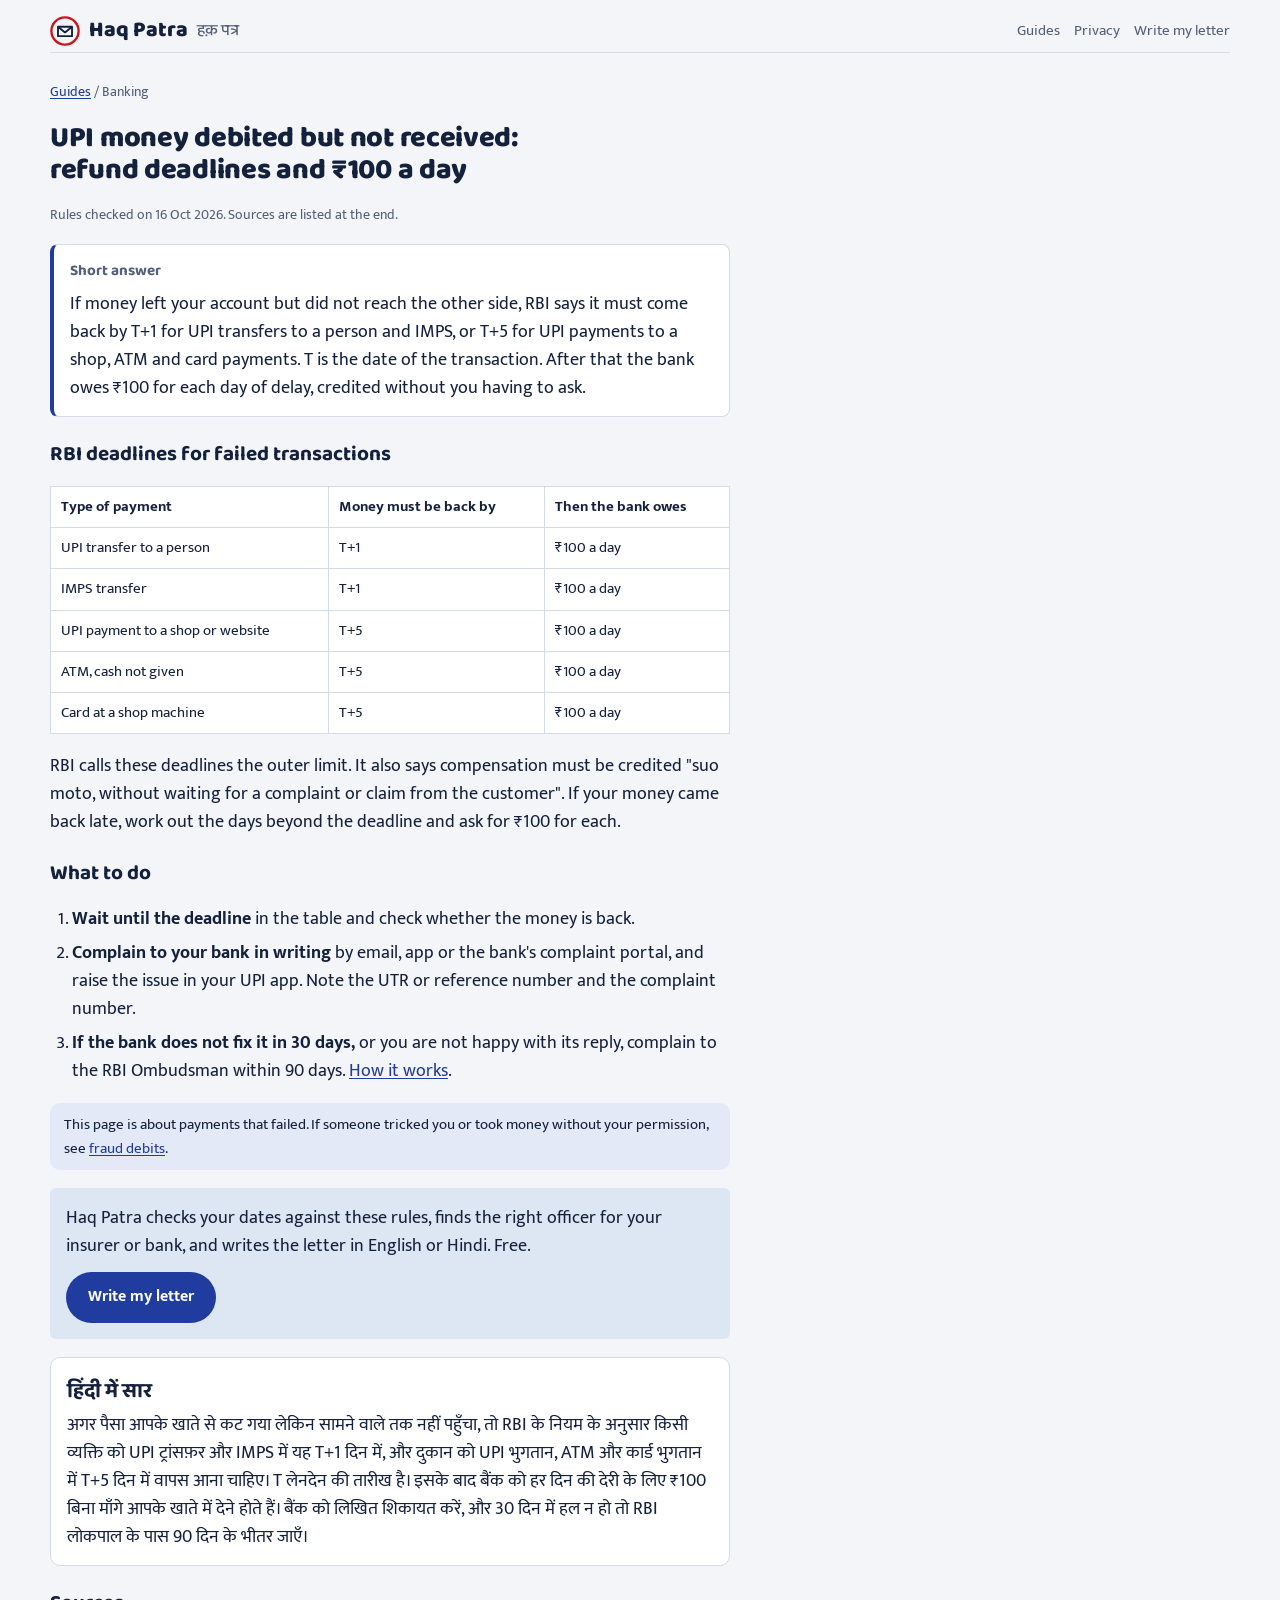
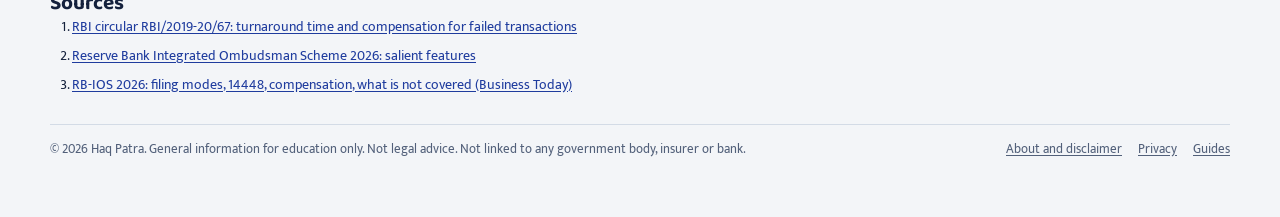
<file: public/guides/upi-money-debited-not-credited.html>
<!doctype html>
<html lang="en">
<head>
<meta charset="utf-8">
<meta name="viewport" content="width=device-width, initial-scale=1, viewport-fit=cover">
<title>UPI Money Debited, Not Received | Haq Patra</title>
<meta name="claude:viewport-fit-sides" content="cover">
<meta name="description" content="RBI deadlines for reversing failed UPI, IMPS, ATM and card transactions, the ₹100 per day compensation, and what to do if your bank is late.">
<link rel="canonical" href="https://haqpatra.pages.dev/guides/upi-money-debited-not-credited.html">
<meta property="og:title" content="UPI Money Debited, Not Received | Haq Patra">
<meta property="og:description" content="RBI deadlines for reversing failed UPI, IMPS, ATM and card transactions, the ₹100 per day compensation, and what to do if your bank is late.">
<meta property="og:type" content="article">
<meta property="og:url" content="https://haqpatra.pages.dev/guides/upi-money-debited-not-credited.html">
<link rel="preconnect" href="https://fonts.googleapis.com"><link rel="preconnect" href="https://fonts.gstatic.com" crossorigin>
<link rel="stylesheet" href="https://fonts.googleapis.com/css2?family=Baloo+2:wght@500;700;800&family=Mukta:wght@400;500;700&family=Tiro+Devanagari+Hindi&display=swap">
<link rel="stylesheet" href="../assets/app.css?v=914f666f">
<style>
.g{display:flex;flex-direction:column;gap:18px;max-width:68ch}
.g h1{font-size:1.8rem}
.g h2{font-size:1.3rem;margin-top:8px}
.g ul,.g ol{margin:0;padding-left:22px;display:grid;gap:6px}
.g .answer{background:var(--sheet);border:1px solid var(--line);border-left:4px solid var(--stamp);border-radius:8px;padding:14px 16px;display:grid;gap:6px}
.g .cta{background:var(--inland);border-radius:6px;padding:16px;display:flex;flex-wrap:wrap;gap:12px;align-items:center;justify-content:space-between}
.g blockquote{margin:0;padding:10px 16px;border-left:3px solid var(--line);color:var(--muted)}
.g .tablewrap{overflow-x:auto}
.g table{border-collapse:collapse;width:100%;font-size:.95rem;background:var(--sheet)}
.g th,.g td{border:1px solid var(--line);padding:8px 10px;text-align:left;vertical-align:top}
.g .num td:nth-child(n+2),.g .num th:nth-child(n+2){font-variant-numeric:tabular-nums;white-space:nowrap}
.g .note{font-size:.92rem}
.g .hi{background:var(--sheet);border:1px solid var(--line);border-radius:10px;padding:14px 16px;display:grid;gap:6px}
.g .stampline{font-size:.85rem;color:var(--muted)}
.g .crumbs{font-size:.9rem;color:var(--muted)}
.g .sources ol{font-size:.88rem}
</style>
<script type="application/ld+json">{"@context": "https://schema.org", "@type": "Article", "headline": "UPI money debited but not received: refund deadlines and ₹100 a day", "description": "RBI deadlines for reversing failed UPI, IMPS, ATM and card transactions, the ₹100 per day compensation, and what to do if your bank is late.", "dateModified": "2026-10-16", "inLanguage": "en-IN", "publisher": {"@type": "Organization", "name": "Haq Patra"}}</script>
</head>
<body>
<div class="wrap">
  <div class="topbar">
    <a class="brand" href="../"><svg class="mark" viewBox="0 0 32 32" aria-hidden="true"><circle cx="16" cy="16" r="14.5" fill="none" stroke="#C8161D" stroke-width="2.5"/><path d="M8.5 11.5h15v10h-15z" fill="none" stroke="currentColor" stroke-width="2" stroke-linejoin="round"/><path d="M8.5 11.5l7.5 6 7.5-6" fill="none" stroke="currentColor" stroke-width="2" stroke-linejoin="round"/></svg>Haq Patra<small>हक़ पत्र</small></a>
    <nav aria-label="Site"><a href="../guides/">Guides</a><a href="../privacy.html">Privacy</a><a href="../">Write my letter</a></nav>
  </div>
  <main class="g">
    <p class="crumbs"><a href="./">Guides</a> / Banking</p>
    <h1>UPI money debited but not received: refund deadlines and ₹100 a day</h1>
    <p class="stampline">Rules checked on 16 Oct 2026. Sources are listed at the end.</p>
    <div class="answer"><p class="eyebrow">Short answer</p><p>If money left your account but did not reach the other side, RBI says it must come back by T+1 for UPI transfers to a person and IMPS, or T+5 for UPI payments to a shop, ATM and card payments. T is the date of the transaction. After that the bank owes ₹100 for each day of delay, credited without you having to ask.</p></div>
    <aside class="ad-slot" hidden aria-label="Advertisement"></aside>
    
<h2>RBI deadlines for failed transactions</h2>
<div class="tablewrap"><table>
<thead><tr><th>Type of payment</th><th>Money must be back by</th><th>Then the bank owes</th></tr></thead>
<tbody>
<tr><td>UPI transfer to a person</td><td>T+1</td><td>₹100 a day</td></tr>
<tr><td>IMPS transfer</td><td>T+1</td><td>₹100 a day</td></tr>
<tr><td>UPI payment to a shop or website</td><td>T+5</td><td>₹100 a day</td></tr>
<tr><td>ATM, cash not given</td><td>T+5</td><td>₹100 a day</td></tr>
<tr><td>Card at a shop machine</td><td>T+5</td><td>₹100 a day</td></tr>
</tbody></table></div>
<p>RBI calls these deadlines the outer limit. It also says compensation must be credited "suo moto, without waiting for a complaint or claim from the customer". If your money came back late, work out the days beyond the deadline and ask for ₹100 for each.</p>
<h2>What to do</h2>
<ol class="steps">
<li><b>Wait until the deadline</b> in the table and check whether the money is back.</li>
<li><b>Complain to your bank in writing</b> by email, app or the bank's complaint portal, and raise the issue in your UPI app. Note the UTR or reference number and the complaint number.</li>
<li><b>If the bank does not fix it in 30 days,</b> or you are not happy with its reply, complain to the RBI Ombudsman within 90 days. <a href="rbi-ombudsman-complaint.html">How it works</a>.</li>
</ol>
<p class="note">This page is about payments that failed. If someone tricked you or took money without your permission, see <a href="unauthorised-transaction-refund.html">fraud debits</a>.</p>

    <div class="cta"><p>Haq Patra checks your dates against these rules, finds the right officer for your insurer or bank, and writes the letter in English or Hindi. Free.</p><a class="btn" href="../index.html#bank">Write my letter</a></div>
    <section class="hi" lang="hi"><h2>हिंदी में सार</h2><p>अगर पैसा आपके खाते से कट गया लेकिन सामने वाले तक नहीं पहुँचा, तो RBI के नियम के अनुसार किसी व्यक्ति को UPI ट्रांसफ़र और IMPS में यह T+1 दिन में, और दुकान को UPI भुगतान, ATM और कार्ड भुगतान में T+5 दिन में वापस आना चाहिए। T लेनदेन की तारीख है। इसके बाद बैंक को हर दिन की देरी के लिए ₹100 बिना माँगे आपके खाते में देने होते हैं। बैंक को लिखित शिकायत करें, और 30 दिन में हल न हो तो RBI लोकपाल के पास 90 दिन के भीतर जाएँ।</p></section>
    <aside class="ad-slot" hidden aria-label="Advertisement"></aside>
    <section class="sources"><h2>Sources</h2><ol><li><a href="https://www.rbi.org.in/Scripts/NotificationUser.aspx?Id=11693" rel="noopener" target="_blank">RBI circular RBI/2019-20/67: turnaround time and compensation for failed transactions</a></li><li><a href="https://www.arohan.in/contact-us/grievances/salient-feature-scheme/" rel="noopener" target="_blank">Reserve Bank Integrated Ombudsman Scheme 2026: salient features</a></li><li><a href="https://www.businesstoday.in/personal-finance/banking/story/rbi-revamps-customer-grievance-redressal-heres-what-changes-for-bank-nbfc-customers-541259-2026-07-06" rel="noopener" target="_blank">RB-IOS 2026: filing modes, 14448, compensation, what is not covered (Business Today)</a></li></ol></section>
  </main>
  <footer class="fine">
    <p>&copy; 2026 Haq Patra. General information for education only. Not legal advice. Not linked to any government body, insurer or bank.</p>
    <nav aria-label="Footer"><a href="../about.html">About and disclaimer</a><a href="../privacy.html">Privacy</a><a href="../guides/">Guides</a><span data-contact hidden><span class="contact-email"></span></span></nav>
  </footer>
</div>
<script src="../assets/site.js?v=a1b9fe0f" defer></script>
</body>
</html>
</file>
<file: public/assets/app.css>
/* Haq Patra look: Indian post. The start options sit on a pale-blue Inland Letter sheet with a red postmark;
   actions are in royal fountain-pen ink; red is kept for postmarks, deadlines and fraud only. */
:root{
  --paper:#F3F5F8; --sheet:#FFFFFF; --ink:#14213D; --muted:#52607A; --line:#D3DBE6; --line-2:#B9C6D8;
  --inland:#DCE7F3; --inland-edge:#9FB7D3;
  --act:#1F3C9E; --act-ink:#FFFFFF; --act-soft:#E4E9F8; --post:#C8161D; --post-soft:#FCE6E5;
  --ok:#17693F; --ok-soft:#E1F1E7; --warn:#8A5200; --warn-soft:#FBEDD6; --stop:#B3151B; --stop-soft:#FCE6E5;
  --stamp:var(--act); --stamp-soft:var(--act-soft); --rule:#EAB9B6; --focus:#F0A400;
  --f-display:"Baloo 2","Baloo Da 2","Baloo Thambi 2","Baloo Tammudu 2","Baloo Bhai 2","Baloo Tamma 2","Mukta",system-ui,sans-serif;
  --f-body:"Mukta","Noto Sans Bengali","Noto Sans Tamil","Noto Sans Telugu","Noto Sans Gujarati","Noto Sans Kannada","Noto Sans Devanagari",system-ui,-apple-system,"Segoe UI",sans-serif;
  --f-letter:"Tiro Devanagari Hindi",Georgia,"Noto Serif Devanagari",serif;
  --shadow:0 1px 0 rgba(20,33,61,.04),0 12px 28px -18px rgba(20,33,61,.35);
}
@media (prefers-color-scheme: dark){:root:not([data-theme="light"]){
  --paper:#0D1524; --sheet:#152036; --ink:#E7ECF5; --muted:#A1ADC4; --line:#28354F; --line-2:#3A4968;
  --inland:#1A2A44; --inland-edge:#3C5578;
  --act:#9DB4FF; --act-ink:#0D1524; --act-soft:#1F2C52; --post:#FF7A72; --post-soft:#3A1C20;
  --ok:#6BCB98; --ok-soft:#14291E; --warn:#EDBA5A; --warn-soft:#2E2412; --stop:#FF8A82; --stop-soft:#3A1C20; --rule:#5A2E32;
  --shadow:0 12px 28px -18px rgba(0,0,0,.8); color-scheme:dark}}
:root[data-theme="dark"]{
  --paper:#0D1524; --sheet:#152036; --ink:#E7ECF5; --muted:#A1ADC4; --line:#28354F; --line-2:#3A4968;
  --inland:#1A2A44; --inland-edge:#3C5578;
  --act:#9DB4FF; --act-ink:#0D1524; --act-soft:#1F2C52; --post:#FF7A72; --post-soft:#3A1C20;
  --ok:#6BCB98; --ok-soft:#14291E; --warn:#EDBA5A; --warn-soft:#2E2412; --stop:#FF8A82; --stop-soft:#3A1C20; --rule:#5A2E32;
  --shadow:0 12px 28px -18px rgba(0,0,0,.8); color-scheme:dark}

*{box-sizing:border-box}
html{-webkit-text-size-adjust:100%}
body{margin:0;background:var(--paper);color:var(--ink);font-family:var(--f-body);font-size:17.5px;line-height:1.6;
  padding-left:max(16px, env(safe-area-inset-left, 0px));padding-right:max(16px, env(safe-area-inset-right, 0px))}
[hidden]{display:none!important}
.wrap{max-width:1180px;margin:0 auto;padding-block:10px 56px;display:flex;flex-direction:column;gap:24px}
h1,h2,h3{line-height:1.2;text-wrap:balance;margin:0;font-family:var(--f-display)}
h1{font-weight:800;font-size:clamp(1.55rem,4.6vw + .5rem,2.6rem);letter-spacing:-.01em;line-height:1.12}
h2{font-weight:700;font-size:clamp(1.4rem,4.6vw,1.75rem)}
h3{font-weight:700;font-size:1.2rem}
p{margin:0}
a{color:var(--act);text-underline-offset:2px}
.sr{position:absolute!important;width:1px;height:1px;overflow:hidden;clip:rect(0 0 0 0);white-space:nowrap}
.muted{color:var(--muted)} .small{font-size:.88rem}
.eyebrow{font-family:var(--f-display);font-size:.95rem;color:var(--muted);font-weight:700}
:focus-visible{outline:3px solid var(--focus);outline-offset:2px}

/* top bar */
.topbar{display:flex;flex-wrap:wrap;align-items:center;justify-content:space-between;gap:10px 16px;padding-block:6px;border-bottom:1px solid var(--line)}
.brand{font-family:var(--f-display);font-weight:800;font-size:1.35rem;color:var(--ink);text-decoration:none;display:flex;align-items:center;gap:9px;line-height:1}
.brand small{font-family:var(--f-display);font-weight:500;font-size:1rem;color:var(--muted)}
.brand .mark{width:30px;height:30px;flex:none}
.topbar nav{display:flex;align-items:center;gap:14px;flex-wrap:wrap}
.topbar nav a{color:var(--muted);text-decoration:none;font-size:.95rem}
.topbar nav a:hover{color:var(--ink)}
@media (max-width:520px){.topbar{flex-wrap:nowrap}.topbar nav a{display:none}}
.topbar select{font:inherit;font-size:.95rem;font-weight:500;padding:6px 30px 6px 12px;border-radius:99px;border:1.5px solid var(--line-2);background:var(--sheet);color:var(--ink);width:auto;
  appearance:none;-webkit-appearance:none;background-image:linear-gradient(45deg,transparent 50%,var(--muted) 50%),linear-gradient(135deg,var(--muted) 50%,transparent 50%);
  background-position:calc(100% - 15px) 55%,calc(100% - 10px) 55%;background-size:5px 5px;background-repeat:no-repeat}

/* home */
#app{display:flex;flex-direction:column;gap:22px;min-width:0}
.sos{display:flex;flex-wrap:nowrap;align-items:center;justify-content:space-between;gap:12px;background:var(--sheet);border:1px solid var(--line);border-left:4px solid var(--post);border-radius:10px;padding:8px 8px 8px 14px;font-size:.92rem}
.sos p{flex:1 1 0;min-width:0;line-height:1.4}
.sos b{color:var(--ink);font-weight:700}
.sos span{color:var(--muted)}
@media (max-width:560px){.sos span{display:none}}
.sos a.call{flex:none;display:inline-flex;align-items:center;gap:7px;background:var(--post);color:#fff;text-decoration:none;font-weight:700;border-radius:99px;padding:6px 14px;min-height:40px;font-size:.95rem}
.sos a.call svg{width:16px;height:16px}
.sos a.call svg{width:18px;height:18px}
.hero{display:flex;flex-direction:column;gap:12px}
.lead{color:var(--muted);font-size:1rem;max-width:62ch}
.trust{display:flex;flex-wrap:wrap;gap:6px 18px;font-size:.92rem;color:var(--ink);list-style:none;margin:0;padding:0}
.trust li{display:flex;align-items:center;gap:7px}
.trust svg{width:16px;height:16px;color:var(--ok);flex:none}

/* the inland letter sheet that holds the three ways to start */
.inland{position:relative;background:var(--inland);border-radius:6px;padding:26px 16px 18px;margin-top:6px;box-shadow:var(--shadow)}
.inland::before{content:"";position:absolute;left:10px;right:10px;top:8px;border-top:2px dashed var(--inland-edge)}
.inland h2{font-size:1.3rem;padding-right:96px}
.inland .time{font-size:.92rem;color:var(--muted);margin:2px 0 14px;padding-right:96px}
.disc{font-size:.8rem;color:var(--muted);line-height:1.45;margin-top:12px}
.disc a{color:var(--muted)}
.postmark{position:absolute;top:-14px;right:10px;width:104px;height:104px;color:var(--post);transform:rotate(-12deg);pointer-events:none}
.postmark svg{width:100%;height:100%;overflow:visible}
.starts{display:flex;flex-direction:column;gap:10px}
.start{all:unset;box-sizing:border-box;cursor:pointer;display:grid;grid-template-columns:44px 1fr 18px;align-items:center;gap:14px;background:var(--sheet);border:1.5px solid transparent;border-radius:10px;padding:14px 14px;min-height:72px;box-shadow:0 1px 0 var(--inland-edge)}
.start:hover{border-color:var(--act)}
.start .ic{width:44px;height:44px;border-radius:50%;background:var(--act-soft);color:var(--act);display:grid;place-items:center}
.start .ic svg{width:22px;height:22px}
.start .go{width:18px;height:18px;color:var(--muted)}
.start-t{display:block;font-family:var(--f-display);font-weight:700;font-size:1.15rem;line-height:1.25}
.start-d{display:block;color:var(--muted);font-size:.92rem;line-height:1.4;margin-top:2px}
.start:focus-visible,.choice:focus-visible,.btn:focus-visible,.tab:focus-visible,.linkbtn:focus-visible{outline:3px solid var(--focus);outline-offset:2px}
.helper{margin-top:12px}
.check-row{display:flex;gap:10px;align-items:flex-start;font-size:.95rem;cursor:pointer}
.check-row input{width:20px;height:20px;margin-top:3px;accent-color:var(--act);flex:none}
.note{background:var(--act-soft);border-radius:10px;padding:10px 14px;font-size:.93rem}

/* panels, buttons, fields */
.panel{display:flex;flex-direction:column;gap:18px}
.row{display:flex;flex-wrap:wrap;align-items:center;gap:10px}
.row.between{justify-content:space-between}
.row.nav{justify-content:space-between;margin-top:4px}
.btn{all:unset;box-sizing:border-box;cursor:pointer;background:var(--act);color:var(--act-ink);font-weight:700;padding:12px 22px;border-radius:99px;font-size:1.02rem;text-align:center;min-height:50px;display:inline-flex;align-items:center;justify-content:center;gap:8px}
.btn:hover{filter:brightness(1.08)}
.btn.ghost{background:var(--sheet);color:var(--act);border:1.5px solid var(--line-2);padding:10.5px 20px}
.btn.ghost:hover{border-color:var(--act);filter:none}
.btn.small{padding:8px 15px;min-height:40px;font-size:.92rem}
.btn.ghost.small{padding:6.5px 13.5px}
.btn[disabled]{opacity:.55;cursor:progress}
.linkbtn{all:unset;cursor:pointer;color:var(--act);text-decoration:underline;text-underline-offset:2px;font-weight:500}
.linkbtn.small{font-size:.85rem}
.back{align-self:flex-start;text-decoration:none;color:var(--muted)}
.filebtn{align-self:flex-start}
.drop{border:2px dashed var(--line-2);border-radius:14px;background:var(--sheet);padding:22px 16px;display:flex;flex-direction:column;align-items:center;gap:10px;text-align:center}
.drop svg{width:36px;height:36px;color:var(--act)}
textarea,input,select{font:inherit;font-size:1rem;color:var(--ink);background:var(--sheet);border:1.5px solid var(--line-2);border-radius:10px;padding:12px 13px;width:100%;min-width:0}
textarea{resize:vertical;line-height:1.5}
input:focus-visible,select:focus-visible,textarea:focus-visible{outline:none;border-color:var(--act);box-shadow:0 0 0 3px var(--act-soft)}
.consent{border:0;margin:0;padding:0;display:flex;flex-direction:column;gap:8px}
.status{min-height:1.4em;font-size:.95rem;color:var(--muted)}
.hint{font-size:.82rem;color:var(--muted)}

/* one question per screen */
.progress{display:flex;align-items:center;gap:12px;font-size:.88rem;color:var(--muted);font-weight:500}
.progress .bar{flex:1;height:6px;background:var(--line);border-radius:6px;overflow:hidden}
.progress .bar i{display:block;height:100%;background:var(--act);border-radius:6px}
.q h2{font-size:clamp(1.5rem,5.2vw,1.9rem)}
.choices{display:flex;flex-direction:column;gap:10px}
.choice{all:unset;box-sizing:border-box;cursor:pointer;display:flex;align-items:center;gap:14px;background:var(--sheet);border:1.5px solid var(--line);border-radius:12px;padding:14px 16px;min-height:56px;font-size:1.04rem;line-height:1.35}
.choice::before{content:"";flex:none;width:20px;height:20px;border-radius:50%;border:2px solid var(--line-2);background:var(--sheet)}
.choice:hover{border-color:var(--act)}
.choice[aria-checked="true"],.choice[aria-pressed="true"]{border-color:var(--act);background:var(--act-soft);font-weight:700}
.choice[aria-checked="true"]::before,.choice[aria-pressed="true"]::before{border-color:var(--act);background:var(--act);box-shadow:inset 0 0 0 3px var(--sheet)}
.choice.dk{background:transparent;border-style:dashed;color:var(--muted)}
.panel>.choice.dk{align-self:flex-start}
details.where{border-left:3px solid var(--act);padding:2px 0 2px 12px}
details.where summary{cursor:pointer;color:var(--act);font-weight:600}
details.where p{margin-top:6px;font-size:.95rem}
.field{display:flex;flex-direction:column;gap:5px;min-width:0}
.field label{font-weight:600;font-size:.95rem}
.grid{display:grid;grid-template-columns:1fr 1fr;gap:14px}
@media (max-width:560px){.grid{grid-template-columns:1fr}}
.words{font-size:.82rem;color:var(--act);min-height:1em}
@media (max-width:640px){
  .q .row.nav,.review-panel .row.nav{position:sticky;bottom:0;z-index:2;margin-inline:-16px;padding:10px 16px calc(10px + env(safe-area-inset-bottom,0px));background:var(--paper);border-top:1px solid var(--line);flex-wrap:nowrap}
  .q .row.nav .btn,.review-panel .row.nav .btn{flex:1}
}

/* review */
dl.review{display:grid;grid-template-columns:minmax(0,1fr) minmax(0,1.3fr);gap:0;margin:0;background:var(--sheet);border:1px solid var(--line);border-radius:12px;overflow:hidden}
dl.review dt,dl.review dd{padding:10px 14px;border-top:1px solid var(--line)}
dl.review dt:first-of-type,dl.review dt:first-of-type+dd{border-top:0}
dl.review dt{color:var(--muted);font-size:.92rem}
dl.review dd{margin:0;font-weight:600;overflow-wrap:anywhere}
@media (max-width:480px){dl.review{grid-template-columns:1fr} dl.review dd{border-top:0;padding-top:0}}
.aisum{background:var(--sheet);border:1px solid var(--line);border-left:4px solid var(--act);border-radius:10px;padding:12px 14px;display:flex;flex-direction:column;gap:8px}

/* result: what the rules say */
.result h3{margin-top:10px;font-size:1.3rem}
.result>section{display:flex;flex-direction:column;gap:14px}
.checks{display:flex;flex-direction:column;gap:10px}
.check{display:grid;grid-template-columns:auto 1fr;gap:4px 12px;padding:14px 14px 14px 12px;border-radius:12px;background:var(--sheet);border:1px solid var(--line);border-left:5px solid var(--line-2)}
.check .pill{align-self:start;justify-self:start;display:inline-flex;align-items:center;gap:6px;font-size:.8rem;font-weight:700;padding:3px 10px 3px 6px;border-radius:99px;white-space:nowrap}
.check .pill::before{content:"";width:14px;height:14px;border-radius:50%;background:currentColor;flex:none;
  -webkit-mask:var(--ico) center/contain no-repeat;mask:var(--ico) center/contain no-repeat}
.check.ok{border-left-color:var(--ok)} .check.ok .pill{background:var(--ok-soft);color:var(--ok);--ico:url("data:image/svg+xml,%3Csvg xmlns='http://www.w3.org/2000/svg' viewBox='0 0 16 16'%3E%3Cpath d='M3 8.5l3 3 7-7' fill='none' stroke='%23000' stroke-width='2.4' stroke-linecap='round' stroke-linejoin='round'/%3E%3C/svg%3E")}
.check.warn{border-left-color:var(--warn)} .check.warn .pill{background:var(--warn-soft);color:var(--warn);--ico:url("data:image/svg+xml,%3Csvg xmlns='http://www.w3.org/2000/svg' viewBox='0 0 16 16'%3E%3Cpath d='M8 3v6.5' stroke='%23000' stroke-width='2.6' stroke-linecap='round'/%3E%3Ccircle cx='8' cy='13' r='1.6'/%3E%3C/svg%3E")}
.check.stop{border-left-color:var(--stop)} .check.stop .pill{background:var(--stop-soft);color:var(--stop);--ico:url("data:image/svg+xml,%3Csvg xmlns='http://www.w3.org/2000/svg' viewBox='0 0 16 16'%3E%3Ccircle cx='8' cy='8' r='6' fill='none' stroke='%23000' stroke-width='2.2'/%3E%3Cpath d='M8 4.5V8l2.4 1.6' fill='none' stroke='%23000' stroke-width='2.2' stroke-linecap='round'/%3E%3C/svg%3E")}
.check.info{border-left-color:var(--act)} .check.info .pill{background:var(--act-soft);color:var(--act);--ico:url("data:image/svg+xml,%3Csvg xmlns='http://www.w3.org/2000/svg' viewBox='0 0 16 16'%3E%3Ccircle cx='8' cy='3.6' r='1.6'/%3E%3Cpath d='M8 7v6.5' stroke='%23000' stroke-width='2.6' stroke-linecap='round'/%3E%3C/svg%3E")}
.check p{font-size:.96rem}
.check b{font-size:1.02rem}
.check>div{min-width:0}
@media (max-width:420px){.check{grid-template-columns:1fr}}
.src{font-size:.8rem;color:var(--muted);margin-top:6px}
.src a{color:var(--muted)}

/* result: steps and dates */
.ladder{list-style:none;margin:0;padding:0;display:flex;flex-direction:column}
.ladder li{display:grid;grid-template-columns:24px 1fr;gap:14px;position:relative;padding-bottom:18px}
.ladder li>div{min-width:0}
.ladder li::before{content:"";position:absolute;left:11px;top:26px;bottom:0;width:2px;background:var(--line)}
.ladder li:last-child::before{display:none}
.dot{width:24px;height:24px;border-radius:50%;border:2px solid var(--line-2);background:var(--sheet);margin-top:2px}
.ladder li.done .dot{background:var(--ok);border-color:var(--ok)}
.ladder li.now .dot{border-color:var(--post);background:var(--post-soft);box-shadow:0 0 0 4px var(--post-soft)}
.ladder li.missed .dot{border-color:var(--stop);background:var(--stop-soft)}
.step-t{font-weight:700;font-size:1.03rem}
.step-d{font-size:.93rem;color:var(--muted)}
.stamp{display:inline-block;font-family:var(--f-display);font-size:.85rem;font-weight:700;letter-spacing:.02em;color:var(--post);border:2px solid var(--post);border-radius:6px;padding:0 7px;margin-left:4px;transform:rotate(-2deg);white-space:nowrap;line-height:1.5}
.ladder li.missed .stamp{color:var(--stop);border-color:var(--stop)}
.ladder li.done .stamp{color:var(--ok);border-color:var(--ok)}
.cal{display:block;font-size:.86rem;margin-top:4px}

/* result: who to contact (real sequence, so steps are numbered) */
.cards{display:grid;grid-template-columns:1fr;gap:12px}
.ccard{background:var(--sheet);border:1px solid var(--line);border-radius:12px;padding:14px 16px;display:flex;flex-direction:column;gap:6px;min-width:0}
.ccard h3{font-size:1.15rem;margin:0}
.cstep{align-self:flex-start;font-size:.82rem;font-weight:700;color:var(--act);background:var(--act-soft);border-radius:99px;padding:1px 10px}
.cl{display:grid;grid-template-columns:7.5em 1fr auto;gap:8px;font-size:.94rem;align-items:baseline;padding-top:6px;border-top:1px dashed var(--line)}
.cl-l{color:var(--muted)}
.cl-v{overflow-wrap:anywhere;min-width:0}
@media (max-width:420px){.cl{grid-template-columns:5.6em minmax(0,1fr) auto;gap:6px;font-size:.9rem}.cl-l{font-size:.8rem}}
.verified{font-size:.8rem;color:var(--ok)}

/* result: letters */
.tabs{display:flex;flex-wrap:wrap;gap:6px}
.tab{all:unset;cursor:pointer;font-size:.93rem;padding:7px 14px;border-radius:99px;border:1.5px solid var(--line-2);background:var(--sheet)}
.tab[aria-selected="true"]{border-color:var(--act);background:var(--act);color:var(--act-ink);font-weight:700}
.tag{font-size:.75rem;font-weight:700;margin-left:6px;padding:0 6px;border-radius:99px;background:var(--post);color:#fff}
.lang{display:inline-flex;border:1.5px solid var(--line-2);border-radius:99px;overflow:hidden;background:var(--sheet)}
.lang button{all:unset;cursor:pointer;padding:6px 14px;font-size:.92rem}
.lang button[aria-pressed="true"]{background:var(--ink);color:var(--paper);font-weight:700}
.sheet{background:var(--sheet);border:1px solid var(--line);border-radius:4px;padding:26px 20px 26px 34px;position:relative;box-shadow:var(--shadow);overflow-x:auto}
.sheet::before{content:"";position:absolute;left:20px;top:0;bottom:0;width:1.5px;background:var(--rule)}
.letter{white-space:pre-wrap;overflow-wrap:anywhere;font-size:1rem;line-height:1.7;margin:0;font-family:var(--f-letter)}
.ad-slot{min-height:100px;display:flex;flex-direction:column;gap:4px}
.ad-label{font-size:.75rem;color:var(--muted)}
footer.fine{border-top:1px solid var(--line);padding-top:14px;display:flex;flex-wrap:wrap;align-items:baseline;justify-content:space-between;gap:6px 20px;font-size:.84rem;color:var(--muted)}
footer.fine p{margin:0}
footer.fine nav{display:flex;flex-wrap:wrap;gap:4px 16px}
footer.fine a{color:var(--muted)}

@media (min-width:700px){
  .inland{padding:30px 26px 22px}
  .postmark{width:120px;height:120px;right:24px;top:-44px}
  .inland{margin-top:30px}
  .wrap{gap:28px}
}
@media print{
  body{background:#fff;padding:0}
  .topbar,footer,.ad-slot,#app>section>*:not(.sheet){display:none!important}
  .sheet{border:0;box-shadow:none;padding:0}
  .sheet::before{display:none}
}
@media (prefers-reduced-motion:no-preference){
  .start,.choice,.tab,.btn{transition:border-color .15s,background-color .15s}
  .postmark{animation:thump .5s cubic-bezier(.2,1.4,.4,1) .25s both}
  @keyframes thump{from{opacity:0;transform:rotate(-12deg) scale(1.5)}to{opacity:1;transform:rotate(-12deg) scale(1)}}
}

/* wide screens: use the width, two sections in a row, less scrolling */
.home{display:flex;flex-direction:column;gap:22px}
.home-l{display:flex;flex-direction:column;gap:20px}
.panel{width:100%;min-width:0}
@media (min-width:640px){
  .choices{display:grid;grid-template-columns:1fr 1fr}
  .choices .choice.dk{grid-column:auto}
}
@media (min-width:960px){
  .home{display:grid;grid-template-columns:minmax(0,1fr) minmax(0,1fr);gap:48px;align-items:start;padding-top:10px}
  .home .inland{margin-top:58px}
  .home .lead{font-size:1.05rem}
  .q .grid{grid-template-columns:repeat(3,minmax(0,1fr))}
  dl.review{grid-template-columns:minmax(0,.8fr) minmax(0,1.2fr) minmax(0,.8fr) minmax(0,1.2fr)}
  dl.review dt:nth-of-type(2),dl.review dt:nth-of-type(2)+dd{border-top:0}
  .result{display:grid;grid-template-columns:minmax(0,1fr) minmax(0,1.6fr);gap:22px 36px;align-items:start}
  .result>.row.between:first-child,.result>.r-sum,.result>.note,.result>.r-checks,.result>.r-letters,.result>.r-end{grid-column:1/-1}
  .result>section{display:flex;flex-direction:column;gap:14px}
  .result h3{margin-top:0}
  .r-checks .checks{display:grid;grid-template-columns:1fr 1fr;gap:12px}
  .r-letters .sheet{max-width:860px}
}
@media (min-width:1100px){ .r-checks .checks{grid-template-columns:repeat(3,minmax(0,1fr))} .r-contacts .cards{grid-template-columns:1fr 1fr} .r-contacts .cl{grid-template-columns:minmax(0,1fr) auto;gap:0 8px} .r-contacts .cl-l{grid-column:1/-1;font-size:.8rem} }

/* side column: guidance next to writing and upload, answers so far next to each question */
.split{display:flex;flex-direction:column;gap:24px}
.side{display:none}
.side-card{background:var(--sheet);border:1px solid var(--line);border-radius:12px;padding:16px 18px;display:flex;flex-direction:column;gap:10px}
.side-card h3{font-size:1.1rem}
.inland-lite{background:var(--inland);border:0;border-radius:6px}
.steps3{margin:0;padding-left:22px;display:grid;gap:8px;font-size:.95rem}
.steps3 li::marker{font-family:var(--f-display);font-weight:800;color:var(--post)}
.side-tip{font-size:.9rem;color:var(--muted);border-left:3px solid var(--act);padding-left:12px}
dl.sofar{margin:0;display:grid;grid-template-columns:1fr;gap:2px}
dl.sofar dt{font-size:.8rem;color:var(--muted);margin-top:6px}
dl.sofar dd{margin:0;font-weight:600;font-size:.95rem;overflow-wrap:anywhere}
@media (min-width:960px){
  .split{display:grid;grid-template-columns:minmax(0,1fr) 340px;gap:44px;align-items:start}
  .side{display:flex;flex-direction:column;gap:16px;position:sticky;top:16px}
}

@media (max-width:959px){ .home .lead{display:none} }
</file>
